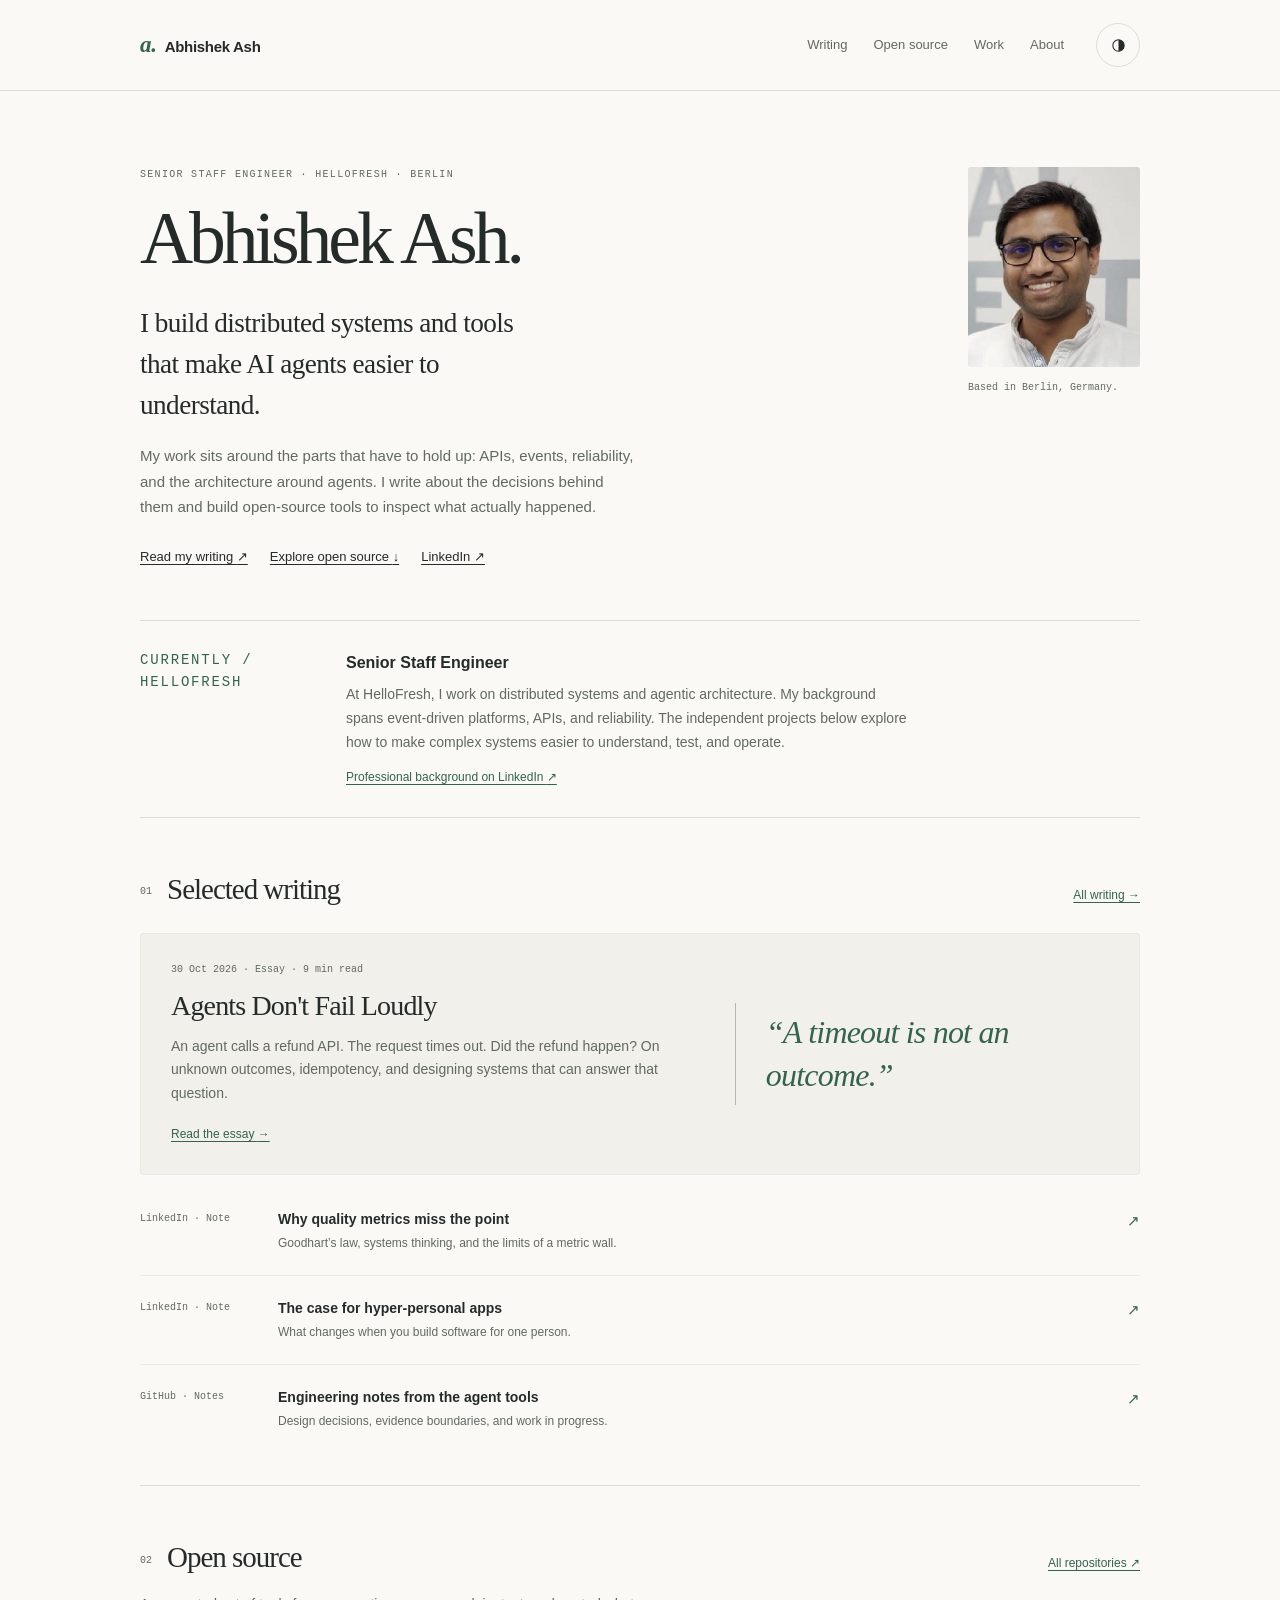
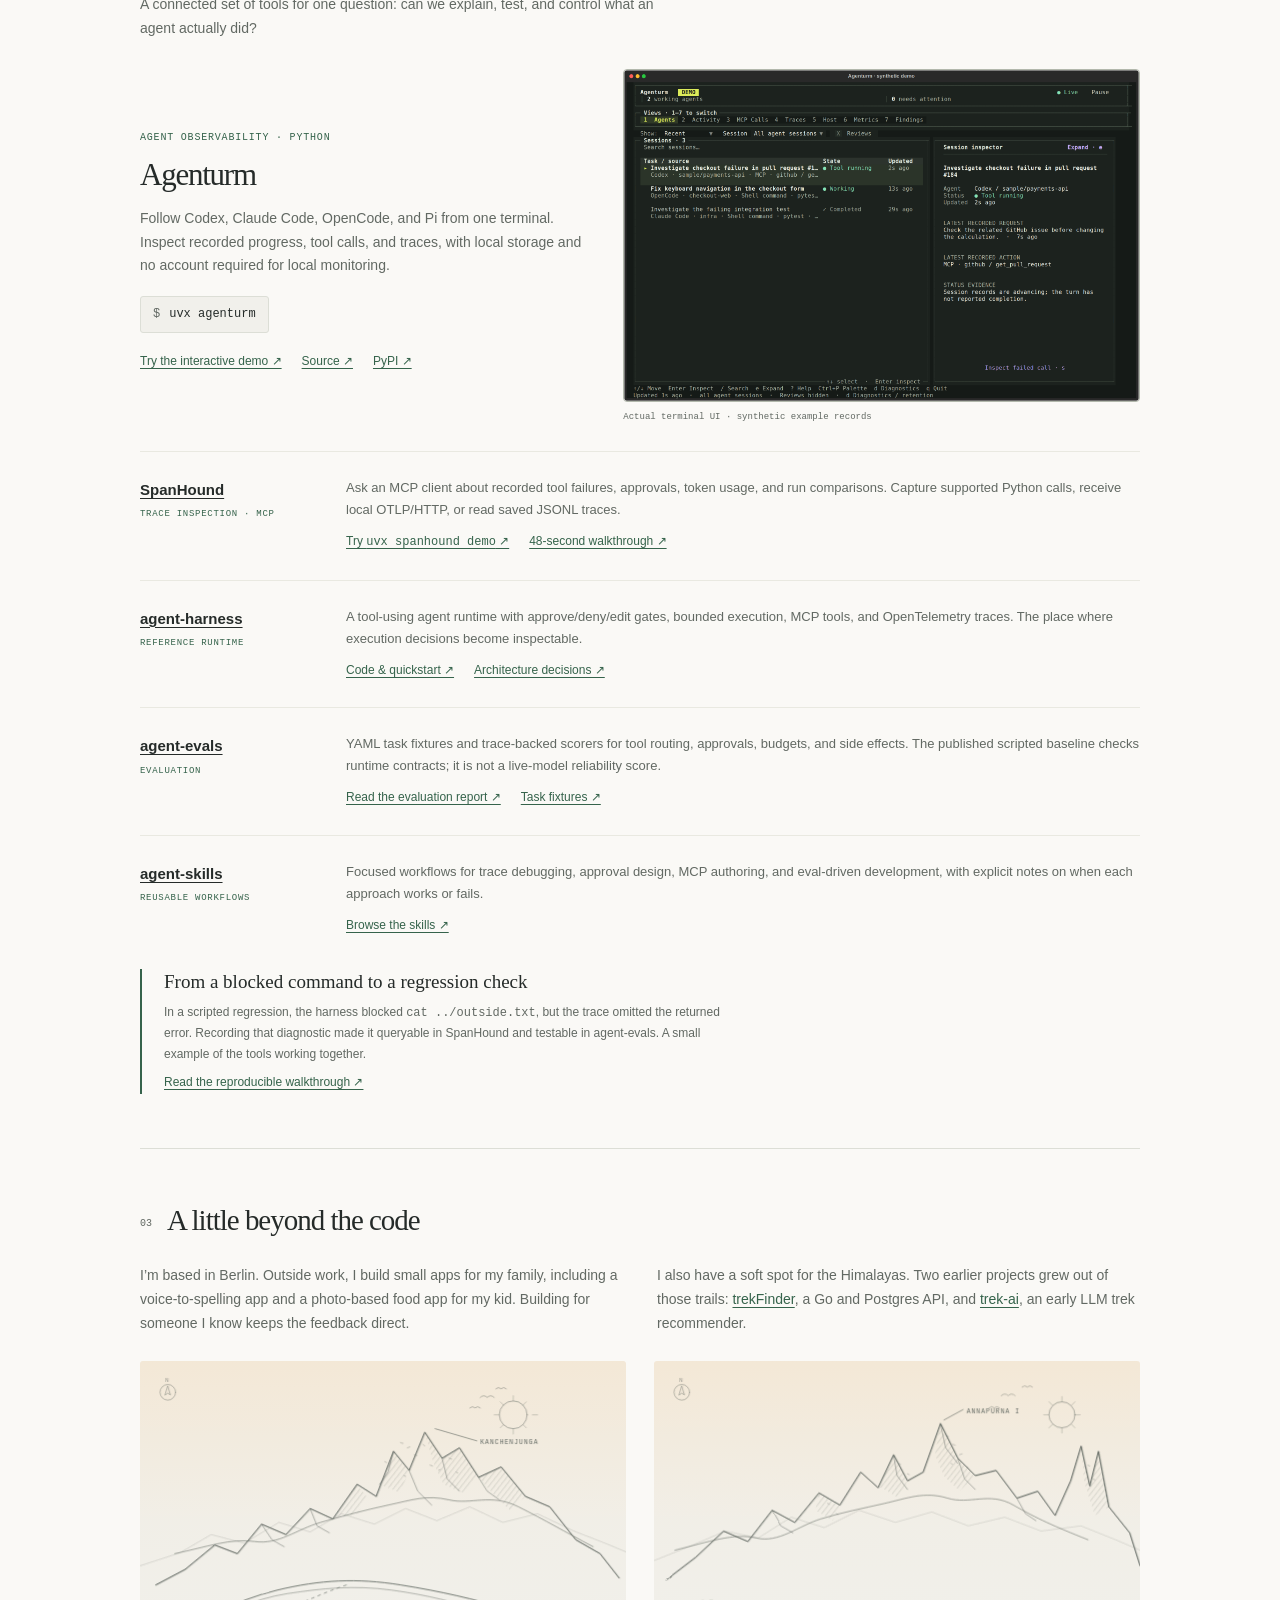
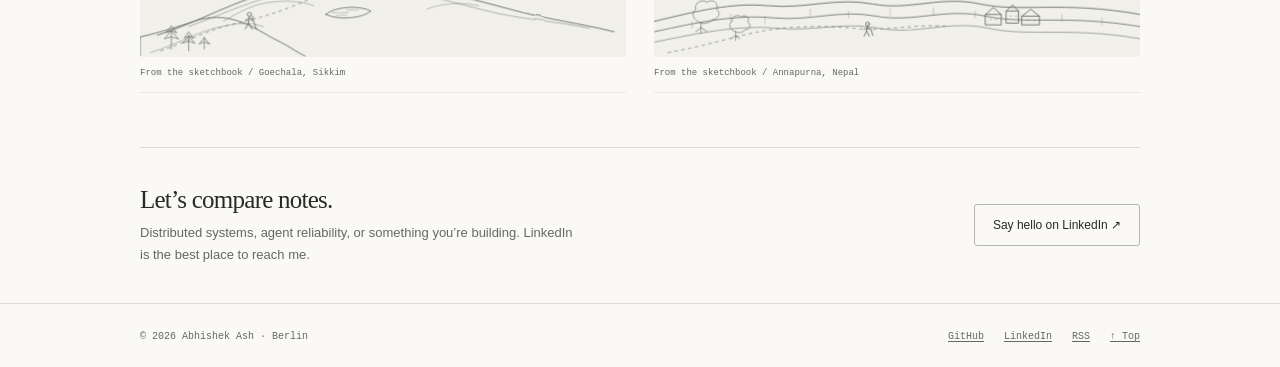
<file: index.html>
<!doctype html>
<html lang="en">
<head>
<meta charset="utf-8">
<meta name="viewport" content="width=device-width, initial-scale=1">
<title>Abhishek Ash — Senior Staff Engineer</title>
<meta name="description" content="Senior Staff Engineer at HelloFresh in Berlin. Writing on distributed systems and AI agents. Creator of Agenturm and SpanHound.">
<link rel="canonical" href="https://abhishekash.github.io/">
<link rel="alternate" type="application/rss+xml" title="Abhishek Ash — Writing" href="https://abhishekash.github.io/blog/feed.xml">
<meta name="author" content="Abhishek Ash">
<meta name="theme-color" content="#faf9f6" media="(prefers-color-scheme: light)">
<meta name="theme-color" content="#191d1b" media="(prefers-color-scheme: dark)">
<meta property="og:type" content="website">
<meta property="og:site_name" content="Abhishek Ash">
<meta property="og:title" content="Abhishek Ash — Senior Staff Engineer">
<meta property="og:description" content="Distributed systems, AI agents, and the tools to understand them. Work, writing, and open source by Abhishek Ash.">
<meta property="og:url" content="https://abhishekash.github.io/">
<meta property="og:locale" content="en_GB">
<meta property="og:image" content="https://abhishekash.github.io/og.png">
<meta property="og:image:type" content="image/png">
<meta property="og:image:width" content="1200">
<meta property="og:image:height" content="630">
<meta property="og:image:alt" content="Abhishek Ash — Senior Staff Engineer. Distributed systems, AI agents, and the tools to understand them.">
<meta name="twitter:card" content="summary_large_image">
<meta name="twitter:title" content="Abhishek Ash — Senior Staff Engineer">
<meta name="twitter:description" content="Distributed systems, AI agents, and the tools to understand them. Work, writing, and open source by Abhishek Ash.">
<meta name="twitter:image" content="https://abhishekash.github.io/og.png">
<link rel="icon" href="data:image/svg+xml,%3Csvg xmlns='http://www.w3.org/2000/svg' viewBox='0 0 64 64'%3E%3Crect width='64' height='64' rx='16' fill='%2335634b'/%3E%3Cpath d='M16 44 28 24l8 12 6-8 6 16' fill='none' stroke='white' stroke-width='3.4' stroke-linecap='round' stroke-linejoin='round'/%3E%3C/svg%3E">
<script>
(function () {
  try {
    var t = localStorage.getItem("theme");
    if (t === "light" || t === "dark") document.documentElement.dataset.theme = t;
  } catch (e) {}
})();
</script>
<link rel="stylesheet" href="/assets/site.css">
</head>
<body id="top">
<a class="skip-link" href="#main">Skip to content</a>
<header class="site-header">
  <div class="shell header-inner">
    <a class="wordmark" href="/" aria-label="Abhishek Ash — home"><span aria-hidden="true">a.</span>Abhishek Ash</a>
    <nav class="primary-nav" aria-label="Primary">
      <a href="/blog/">Writing</a><a href="/#projects">Open source</a><a href="/#work">Work</a><a href="/#about">About</a>
    </nav>
    <button class="theme-toggle" type="button" aria-label="Switch to dark theme" aria-pressed="false">
      <svg viewBox="0 0 24 24" fill="none" stroke="currentColor" stroke-width="1.5" aria-hidden="true"><circle cx="12" cy="12" r="8"/><path d="M12 4a8 8 0 0 1 0 16Z" fill="currentColor" stroke="none"/></svg>
    </button>
  </div>
</header>
<main id="main" class="shell">
  <section class="intro" aria-labelledby="intro-title">
    <div class="intro-copy">
      <div class="intro-heading"><p class="eyebrow">Senior Staff Engineer · HelloFresh · Berlin</p><h1 id="intro-title">Abhishek Ash.</h1></div>
      <div class="intro-text"><p class="lead">I build distributed systems and tools that make AI agents easier to understand.</p>
        <p class="bio">My work sits around the parts that have to hold up: APIs, events, reliability, and the architecture around agents. I write about the decisions behind them and build open-source tools to inspect what actually happened.</p>
        <div class="intro-links"><a href="/blog/">Read my writing <span aria-hidden="true">↗</span></a><a href="#projects">Explore open source <span aria-hidden="true">↓</span></a><a href="https://www.linkedin.com/in/abhishekash/">LinkedIn <span aria-hidden="true">↗</span></a></div>
      </div>
    </div>
    <figure class="portrait-block"><img class="portrait" src="/assets/portrait.png" width="172" height="200" alt="Abhishek Ash" fetchpriority="high"><figcaption class="portrait-note">Based in Berlin, Germany.</figcaption></figure>
  </section>

  <section class="current" id="work" aria-labelledby="work-title">
    <p class="section-label">Currently / HelloFresh</p>
    <div><h2 id="work-title">Senior Staff Engineer</h2><p>At HelloFresh, I work on distributed systems and agentic architecture. My background spans event-driven platforms, APIs, and reliability. The independent projects below explore how to make complex systems easier to understand, test, and operate.</p><a class="small-link" href="https://www.linkedin.com/in/abhishekash/">Professional background on LinkedIn <span aria-hidden="true">↗</span></a></div>
  </section>

  <section class="section" id="writing" aria-labelledby="writing-title">
    <div class="section-heading"><h2 id="writing-title"><span aria-hidden="true">01</span>Selected writing</h2><a href="/blog/">All writing <span aria-hidden="true">→</span></a></div>
<article class="featured-essay">
  <div><p class="entry-meta"><time datetime="2026-10-30">30 Oct 2026</time> · Essay · 9 min read</p>
    <h3 class="entry-title"><a href="/blog/agents-dont-fail-loudly.html">Agents Don't Fail Loudly</a></h3>
    <p class="entry-summary">An agent calls a refund API. The request times out. Did the refund happen? On unknown outcomes, idempotency, and designing systems that can answer that question.</p>
    <a class="read-link" href="/blog/agents-dont-fail-loudly.html">Read the essay <span aria-hidden="true">→</span></a>
  </div>
  <blockquote class="essay-quote">“A timeout is not an outcome.”</blockquote>
</article><ul class="writing-list"><li><a class="writing-row" href="https://www.linkedin.com/posts/abhishekash_the-fallacy-of-sacrificing-quality-to-build-activity-7162430428891582464-0UeC"><span class="entry-meta">LinkedIn · Note</span><div><h3>Why quality metrics miss the point</h3><p>Goodhart’s law, systems thinking, and the limits of a metric wall.</p></div><span class="external-arrow" aria-hidden="true">↗</span></a></li><li><a class="writing-row" href="https://www.linkedin.com/posts/abhishekash_with-the-commoditization-of-ai-models-building-activity-7477636246845120513-cbI8"><span class="entry-meta">LinkedIn · Note</span><div><h3>The case for hyper-personal apps</h3><p>What changes when you build software for one person.</p></div><span class="external-arrow" aria-hidden="true">↗</span></a></li><li><a class="writing-row" href="https://github.com/abhishekash/abhishekash/blob/main/docs/engineering-notes.md"><span class="entry-meta">GitHub · Notes</span><div><h3>Engineering notes from the agent tools</h3><p>Design decisions, evidence boundaries, and work in progress.</p></div><span class="external-arrow" aria-hidden="true">↗</span></a></li></ul>
  </section>

  <section class="section" id="projects" aria-labelledby="projects-title">
    <div class="section-heading"><h2 id="projects-title"><span aria-hidden="true">02</span>Open source</h2><a href="https://github.com/abhishekash">All repositories <span aria-hidden="true">↗</span></a></div>
    <p class="section-intro">A connected set of tools for one question: can we explain, test, and control what an agent actually did?</p>
    <article class="project-feature">
      <div><span class="project-label">Agent observability · Python</span><h3><a href="https://www.agenturm.dev/">Agenturm</a></h3><p>Follow Codex, Claude Code, OpenCode, and Pi from one terminal. Inspect recorded progress, tool calls, and traces, with local storage and no account required for local monitoring.</p><div class="command"><span aria-hidden="true">$</span><code>uvx agenturm</code></div><div class="project-links"><a href="https://www.agenturm.dev/#demo">Try the interactive demo ↗</a><a href="https://github.com/abhishekash/agenturm">Source ↗</a><a href="https://pypi.org/project/agenturm/">PyPI ↗</a></div></div>
      <figure class="project-image"><a href="https://www.agenturm.dev/#demo" aria-label="Try the Agenturm interactive demo"><img src="/assets/agenturm-terminal.png" width="1920" height="1234" loading="lazy" alt="Agenturm terminal showing agent sessions, recorded activity, and a session inspector using synthetic example records"></a><figcaption>Actual terminal UI · synthetic example records</figcaption></figure>
    </article>
    <article class="project-row"><div><h3><a href="https://github.com/abhishekash/spanhound">SpanHound</a></h3><span class="project-label">Trace inspection · MCP</span></div><div><p>Ask an MCP client about recorded tool failures, approvals, token usage, and run comparisons. Capture supported Python calls, receive local OTLP/HTTP, or read saved JSONL traces.</p><div class="project-links"><a href="https://github.com/abhishekash/spanhound#try-it-in-one-command">Try <code>uvx spanhound demo</code> ↗</a><a href="https://github.com/abhishekash/spanhound/blob/main/docs/media/shell-root-escape-demo.mp4">48-second walkthrough ↗</a></div></div></article>
    <article class="project-row"><div><h3><a href="https://github.com/abhishekash/agent-harness">agent-harness</a></h3><span class="project-label">Reference runtime</span></div><div><p>A tool-using agent runtime with approve/deny/edit gates, bounded execution, MCP tools, and OpenTelemetry traces. The place where execution decisions become inspectable.</p><div class="project-links"><a href="https://github.com/abhishekash/agent-harness">Code &amp; quickstart ↗</a><a href="https://github.com/abhishekash/agent-harness/blob/main/docs/architecture-postmortem.md">Architecture decisions ↗</a></div></div></article>
    <article class="project-row"><div><h3><a href="https://github.com/abhishekash/agent-evals">agent-evals</a></h3><span class="project-label">Evaluation</span></div><div><p>YAML task fixtures and trace-backed scorers for tool routing, approvals, budgets, and side effects. The published scripted baseline checks runtime contracts; it is not a live-model reliability score.</p><div class="project-links"><a href="https://github.com/abhishekash/agent-evals/blob/main/results/RESULTS.md">Read the evaluation report ↗</a><a href="https://github.com/abhishekash/agent-evals/tree/main/tasks">Task fixtures ↗</a></div></div></article>
    <article class="project-row"><div><h3><a href="https://github.com/abhishekash/agent-skills">agent-skills</a></h3><span class="project-label">Reusable workflows</span></div><div><p>Focused workflows for trace debugging, approval design, MCP authoring, and eval-driven development, with explicit notes on when each approach works or fails.</p><div class="project-links"><a href="https://github.com/abhishekash/agent-skills/tree/main/skills">Browse the skills ↗</a></div></div></article>
    <aside class="proof" aria-labelledby="proof-title"><h3 id="proof-title">From a blocked command to a regression check</h3><p>In a scripted regression, the harness blocked <code>cat ../outside.txt</code>, but the trace omitted the returned error. Recording that diagnostic made it queryable in SpanHound and testable in agent-evals. A small example of the tools working together.</p><a href="https://github.com/abhishekash/spanhound/blob/main/docs/shell-boundary-story.md">Read the reproducible walkthrough ↗</a></aside>
  </section>

  <section class="section" id="about" aria-labelledby="about-title">
    <div class="section-heading"><h2 id="about-title"><span aria-hidden="true">03</span>A little beyond the code</h2></div>
    <div class="about-copy"><p>I’m based in Berlin. Outside work, I build small apps for my family, including a voice-to-spelling app and a photo-based food app for my kid. Building for someone I know keeps the feedback direct.</p><p id="life">I also have a soft spot for the Himalayas. Two earlier projects grew out of those trails: <a href="https://github.com/abhishekash/trekFinder">trekFinder</a>, a Go and Postgres API, and <a href="https://github.com/abhishekash/trek-ai">trek-ai</a>, an early LLM trek recommender.</p></div>
    <div class="sketches">
<figure><svg viewBox="0 0 560 340" fill="none" xmlns="http://www.w3.org/2000/svg" aria-hidden="true">
            <defs>
              <linearGradient id="dawnG" x1="0" y1="0" x2="0" y2="1">
                <stop offset="0" stop-color="#FFBD69" stop-opacity=".16"/>
                <stop offset=".55" stop-color="#FFBD69" stop-opacity=".03"/>
                <stop offset="1" stop-color="#FFBD69" stop-opacity="0"/>
              </linearGradient>
              <pattern id="hatchG" width="5" height="5" patternUnits="userSpaceOnUse" patternTransform="rotate(38)">
                <line x1="0" y1="0" x2="0" y2="5" stroke="currentColor" stroke-width=".7"/>
              </pattern>
              <filter id="roughG" x="-8%" y="-8%" width="116%" height="116%">
                <feTurbulence type="fractalNoise" baseFrequency="0.018" numOctaves="2" seed="11" result="n"/>
                <feDisplacementMap in="SourceGraphic" in2="n" scale="1.8" xChannelSelector="R" yChannelSelector="G"/>
              </filter>
            </defs>
            <rect width="560" height="340" fill="url(#dawnG)"/>
            <g filter="url(#roughG)" stroke="currentColor" stroke-linecap="round" stroke-linejoin="round">
              <g opacity=".26" stroke-width=".8">
                <path d="M0 236 L46 221 L82 200 L120 210 L160 186 L196 197 L232 176 L270 188 L306 170 L342 184 L380 168 L418 186 L458 176 L500 196 L536 210 L560 220"/>
              </g>
              <g stroke-width="1.15">
                <path id="gRidge" d="M18 258 L52 240 L86 212 L112 222 L140 188 L168 200 L196 170 L222 182 L250 142 L272 156 L292 104 L310 126 L328 82 L348 112 L368 100 L390 134 L416 122 L444 156 L472 168 L502 206 L530 222 L552 250"/>
                <use href="#gRidge" x=".8" y=".5" opacity=".28"/>
                <path d="M40 222 C78 214 104 204 132 208 S180 194 208 186 S258 172 286 166 S330 154 356 160 S404 152 436 168 S488 196 522 214" stroke-width=".8" opacity=".8"/>
                <g fill="url(#hatchG)" stroke="none" opacity=".55">
                  <path d="M328 82 L348 112 L368 100 L390 134 L372 152 L350 142 L338 118 Z"/>
                  <path d="M292 104 L310 126 L300 152 L276 142 L272 156 Z"/>
                  <path d="M390 134 L416 122 L444 156 L426 172 L406 152 Z"/>
                  <path d="M222 182 L250 142 L262 158 L250 176 Z"/>
                </g>
                <g stroke-width=".8" opacity=".7">
                  <path d="M310 126 L320 150 L336 166"/>
                  <path d="M348 112 L354 136 L368 150"/>
                  <path d="M292 104 L286 128 L276 142"/>
                  <path d="M390 134 L400 150 L414 160"/>
                  <path d="M140 188 L152 206 L166 214"/>
                  <path d="M196 170 L204 190 L218 198"/>
                </g>
                <g stroke-width=".7" opacity=".55">
                  <path d="M300 94 l3 1 M308 100 l3 -1 M316 108 l3 1 M326 96 l2 2 M334 120 l3 1 M344 126 l2 -1 M356 112 l3 1 M364 128 l2 1 M304 132 l2 1 M282 116 l2 1"/>
                </g>
              </g>
              <g stroke-width="1">
                <path d="M20 316 C70 300 108 276 158 264 S250 250 300 258 S382 274 426 286 S506 302 546 312"/>
                <path d="M56 306 C96 292 130 274 170 268 S246 258 290 264 S360 278 400 288 S480 300 518 308" stroke-width=".8" opacity=".65"/>
                <path d="M96 300 C116 288 132 280 150 278 S184 276 200 282" stroke-width=".8" opacity=".6"/>
                <path d="M330 286 C352 278 372 278 390 282" stroke-width=".8" opacity=".55"/>
              </g>
              <g stroke-width=".9">
                <path d="M214 292 C224 283 252 281 266 288 C256 297 228 299 214 292 Z"/>
                <g opacity=".55" stroke-width=".7"><path d="M222 290 h18 M226 293 h12 M238 287 h14"/></g>
              </g>
              <g stroke-width="1">
                <path d="M0 340 L0 318 C26 312 44 306 62 300 S96 294 114 300 S142 314 158 322 S178 334 190 340"/>
                <path d="M12 336 C44 326 62 314 86 308 S124 300 142 306" stroke-width=".8" opacity=".6"/>
                <path d="M24 334 C58 322 78 310 104 304 S146 294 172 284 S214 266 238 258" stroke-dasharray="3 5" stroke-width=".9" opacity=".8"/>
              </g>
              <g stroke-width="1" opacity=".9">
                <circle cx="126" cy="292" r="2.4"/>
                <path d="M126 294 L125 302 M125 302 L121 309 M125 302 L129 309 M126 296 L121 299 M126 297 L131 300 M131 300 L134 309"/>
                <path d="M128 294 h3 v5 h-3 Z" fill="currentColor" stroke="none" opacity=".5"/>
              </g>
              <g stroke-width=".9" opacity=".85">
                <path d="M36 332 L36 310 M36 318 L28 320 L36 311 L44 320 Z M36 311 L30 313 L36 305 L42 313 Z"/>
                <path d="M56 334 L56 316 M56 323 L49 325 L56 317 L63 325 Z M56 317 L51 319 L56 312 L61 319 Z"/>
                <path d="M74 332 L74 318 M74 324 L68 326 L74 319 L80 326 Z"/>
              </g>
              <g stroke-width=".8" opacity=".7">
                <circle cx="430" cy="62" r="16"/>
                <path d="M414 62 h-6 M452 62 h6 M430 46 v-6 M430 78 v6 M419 51 l-4 -4 M441 73 l4 4 M441 51 l4 -4 M419 73 l-4 4" opacity=".6"/>
              </g>
              <g stroke-width=".9" opacity=".55">
                <path d="M392 42 q4 -4 8 0 q4 -4 8 0"/>
                <path d="M410 32 q3 -3 6 0 q3 -3 6 0"/>
                <path d="M380 54 q3 -3 6 0 q3 -3 6 0"/>
              </g>
              <g stroke="none" fill="currentColor">
                <text x="392" y="96" font-family="ui-monospace, monospace" font-size="7.5" letter-spacing="1.1">KANCHENJUNGA</text>
                <path d="M388 92 L340 78" stroke="currentColor" stroke-width=".7"/>
              </g>
              <g stroke-width=".8" opacity=".6">
                <circle cx="32" cy="36" r="9"/>
                <path d="M32 29 L35 39 L32 37 L29 39 Z"/>
                <text x="29" y="24" font-family="ui-monospace, monospace" font-size="7" fill="currentColor" stroke="none">N</text>
              </g>
            </g>
          </svg><figcaption>From the sketchbook / Goechala, Sikkim</figcaption></figure>
<figure><svg viewBox="0 0 560 340" fill="none" xmlns="http://www.w3.org/2000/svg" aria-hidden="true">
            <defs>
              <linearGradient id="dawnA" x1="0" y1="0" x2="0" y2="1">
                <stop offset="0" stop-color="#FFBD69" stop-opacity=".16"/>
                <stop offset=".55" stop-color="#FFBD69" stop-opacity=".03"/>
                <stop offset="1" stop-color="#FFBD69" stop-opacity="0"/>
              </linearGradient>
              <pattern id="hatchA" width="5" height="5" patternUnits="userSpaceOnUse" patternTransform="rotate(38)">
                <line x1="0" y1="0" x2="0" y2="5" stroke="currentColor" stroke-width=".7"/>
              </pattern>
              <filter id="roughA" x="-8%" y="-8%" width="116%" height="116%">
                <feTurbulence type="fractalNoise" baseFrequency="0.018" numOctaves="2" seed="23" result="n"/>
                <feDisplacementMap in="SourceGraphic" in2="n" scale="1.8" xChannelSelector="R" yChannelSelector="G"/>
              </filter>
            </defs>
            <rect width="560" height="340" fill="url(#dawnA)"/>
            <g filter="url(#roughA)" stroke="currentColor" stroke-linecap="round" stroke-linejoin="round">
              <g opacity=".24" stroke-width=".8">
                <path d="M0 230 L40 214 L82 196 L120 204 L158 180 L196 192 L236 172 L278 186 L320 174 L362 190 L404 180 L446 196 L492 190 L532 206 L560 218"/>
              </g>
              <g stroke-width="1.15">
                <path id="aRidge" d="M14 252 L48 226 L80 196 L108 208 L136 172 L162 186 L190 152 L214 166 L238 128 L258 146 L276 108 L292 138 L310 128 L330 72 L350 112 L370 132 L394 126 L418 158 L442 150 L462 178 L480 138 L492 98 L502 144 L512 104 L524 168 L548 198 L560 236"/>
                <use href="#aRidge" x=".8" y=".5" opacity=".28"/>
                <path d="M24 218 C64 208 92 198 118 204 S166 190 192 182 S240 170 266 164 S312 150 338 158 S386 150 414 166 S460 190 500 206" stroke-width=".8" opacity=".8"/>
                <g fill="url(#hatchA)" stroke="none" opacity=".55">
                  <path d="M330 72 L350 112 L370 132 L352 150 L334 132 L324 108 Z"/>
                  <path d="M276 108 L292 138 L282 158 L262 146 L258 146 Z"/>
                  <path d="M492 98 L502 144 L512 104 L524 168 L508 178 L496 140 Z"/>
                  <path d="M190 152 L214 166 L206 184 L186 172 Z"/>
                </g>
                <g stroke-width=".8" opacity=".7">
                  <path d="M330 72 L336 100 L350 118"/>
                  <path d="M350 112 L358 136 L370 148"/>
                  <path d="M276 108 L280 132 L292 148"/>
                  <path d="M418 158 L428 176 L440 184"/>
                  <path d="M136 172 L146 190 L160 198"/>
                </g>
                <g stroke-width=".7" opacity=".5">
                  <path d="M336 86 l3 1 M344 96 l3 1 M352 108 l3 -1 M360 122 l2 1 M342 118 l2 1 M282 118 l2 1 M292 130 l2 1 M200 164 l2 1 M210 176 l2 1 M500 120 l2 1 M506 136 l2 1"/>
                </g>
              </g>
              <g stroke-width="1">
                <path d="M0 300 C50 288 90 278 132 282 S210 272 252 280 S330 270 376 280 S470 276 560 292"/>
                <path d="M0 312 C54 300 96 292 138 296 S214 286 256 294 S336 284 382 294 S476 292 560 306" stroke-width=".9"/>
                <path d="M0 324 C58 312 100 304 142 308 S218 300 260 308 S340 298 386 308 S480 306 560 320" stroke-width=".8" opacity=".8"/>
                <g stroke-width=".7" opacity=".5">
                  <path d="M44 300 v8 M88 292 v8 M128 294 v8 M180 286 v8 M224 288 v8 M272 286 v8 M322 284 v8 M370 288 v8 M420 290 v8 M470 292 v8 M516 296 v8"/>
                </g>
              </g>
              <g stroke-width="1">
                <path d="M382 292 h18 v12 h-18 Z M382 292 l9 -8 l9 8"/>
                <path d="M406 288 h14 v14 h-14 Z M406 288 l7 -7 l7 7"/>
                <path d="M424 294 h20 v10 h-20 Z M424 294 l10 -8 l10 8"/>
                <g stroke-width=".7" opacity=".6">
                  <path d="M387 298 h2 M393 298 h2 M410 294 h2 M416 294 h2 M430 299 h2 M437 299 h2"/>
                </g>
              </g>
              <g stroke-width=".9" opacity=".8">
                <path d="M54 302 c-9 -3 -12 -11 -6 -16 c-2 -8 8 -12 13 -8 c6 -5 14 1 11 8 c6 4 2 12 -5 12 c-2 4 -9 5 -13 4 Z M54 302 v12 M54 307 l-6 5 M54 307 l7 5"/>
                <path d="M94 312 c-7 -2 -9 -9 -4 -12 c-1 -6 7 -9 10 -5 c5 -4 11 1 8 6 c5 3 2 9 -4 9 c-1 3 -7 4 -10 2 Z M94 312 v10 M94 316 l-5 4 M94 316 l5 4"/>
              </g>
              <g stroke-width="1">
                <path d="M16 336 C60 328 90 318 120 312 S190 304 230 308 S300 302 340 306" stroke-dasharray="3 5" stroke-width=".9" opacity=".8"/>
                <circle cx="246" cy="303" r="2.2"/>
                <path d="M246 305 L245 311 M245 311 L242 317 M245 311 L248 317 M246 307 L242 309 M246 307 L250 309 M250 309 L252 316"/>
              </g>
              <g stroke-width=".8" opacity=".7">
                <circle cx="470" cy="62" r="15"/>
                <path d="M455 62 h-6 M485 62 h6 M470 47 v-6 M470 77 v6 M459 51 l-4 -4 M481 73 l4 4 M481 51 l4 -4 M459 73 l-4 4" opacity=".6"/>
              </g>
              <g stroke-width=".9" opacity=".5">
                <path d="M400 40 q4 -4 8 0 q4 -4 8 0"/>
                <path d="M424 30 q3 -3 6 0 q3 -3 6 0"/>
                <path d="M386 54 q3 -3 6 0 q3 -3 6 0"/>
              </g>
              <g stroke="none" fill="currentColor">
                <text x="360" y="60" font-family="ui-monospace, monospace" font-size="7.5" letter-spacing="1.1">ANNAPURNA I</text>
                <path d="M356 56 L334 68" stroke="currentColor" stroke-width=".7"/>
              </g>
              <g stroke-width=".8" opacity=".6">
                <circle cx="32" cy="36" r="9"/>
                <path d="M32 29 L35 39 L32 37 L29 39 Z"/>
                <text x="29" y="24" font-family="ui-monospace, monospace" font-size="7" fill="currentColor" stroke="none">N</text>
              </g>
            </g>
          </svg><figcaption>From the sketchbook / Annapurna, Nepal</figcaption></figure>
    </div>
  </section>
  <section class="contact" id="contact" aria-labelledby="contact-title"><div><h2 id="contact-title">Let’s compare notes.</h2><p>Distributed systems, agent reliability, or something you’re building. LinkedIn is the best place to reach me.</p></div><a class="button-link" href="https://www.linkedin.com/in/abhishekash/">Say hello on LinkedIn ↗</a></section>
</main>
<footer class="site-footer"><div class="shell footer-inner">
  <span>© 2026 Abhishek Ash · Berlin</span>
  <nav class="footer-links" aria-label="Elsewhere"><a href="https://github.com/abhishekash">GitHub</a><a href="https://www.linkedin.com/in/abhishekash/">LinkedIn</a><a href="/blog/feed.xml">RSS</a><a href="#top">↑ Top</a></nav>
</div></footer>
<script src="/assets/site.js" defer></script>
<script type="application/ld+json">
{
  "@context": "https://schema.org",
  "@type": "Person",
  "name": "Abhishek Ash",
  "url": "https://abhishekash.github.io/",
  "jobTitle": "Senior Staff Engineer",
  "worksFor": { "@type": "Organization", "name": "HelloFresh" },
  "address": { "@type": "PostalAddress", "addressLocality": "Berlin", "addressCountry": "DE" },
  "sameAs": [
    "https://github.com/abhishekash",
    "https://www.linkedin.com/in/abhishekash"
  ],
  "knowsAbout": ["Distributed systems", "AI agents", "Observability", "Evaluation", "Software design"]
}
</script>
</body>
</html>
</file>
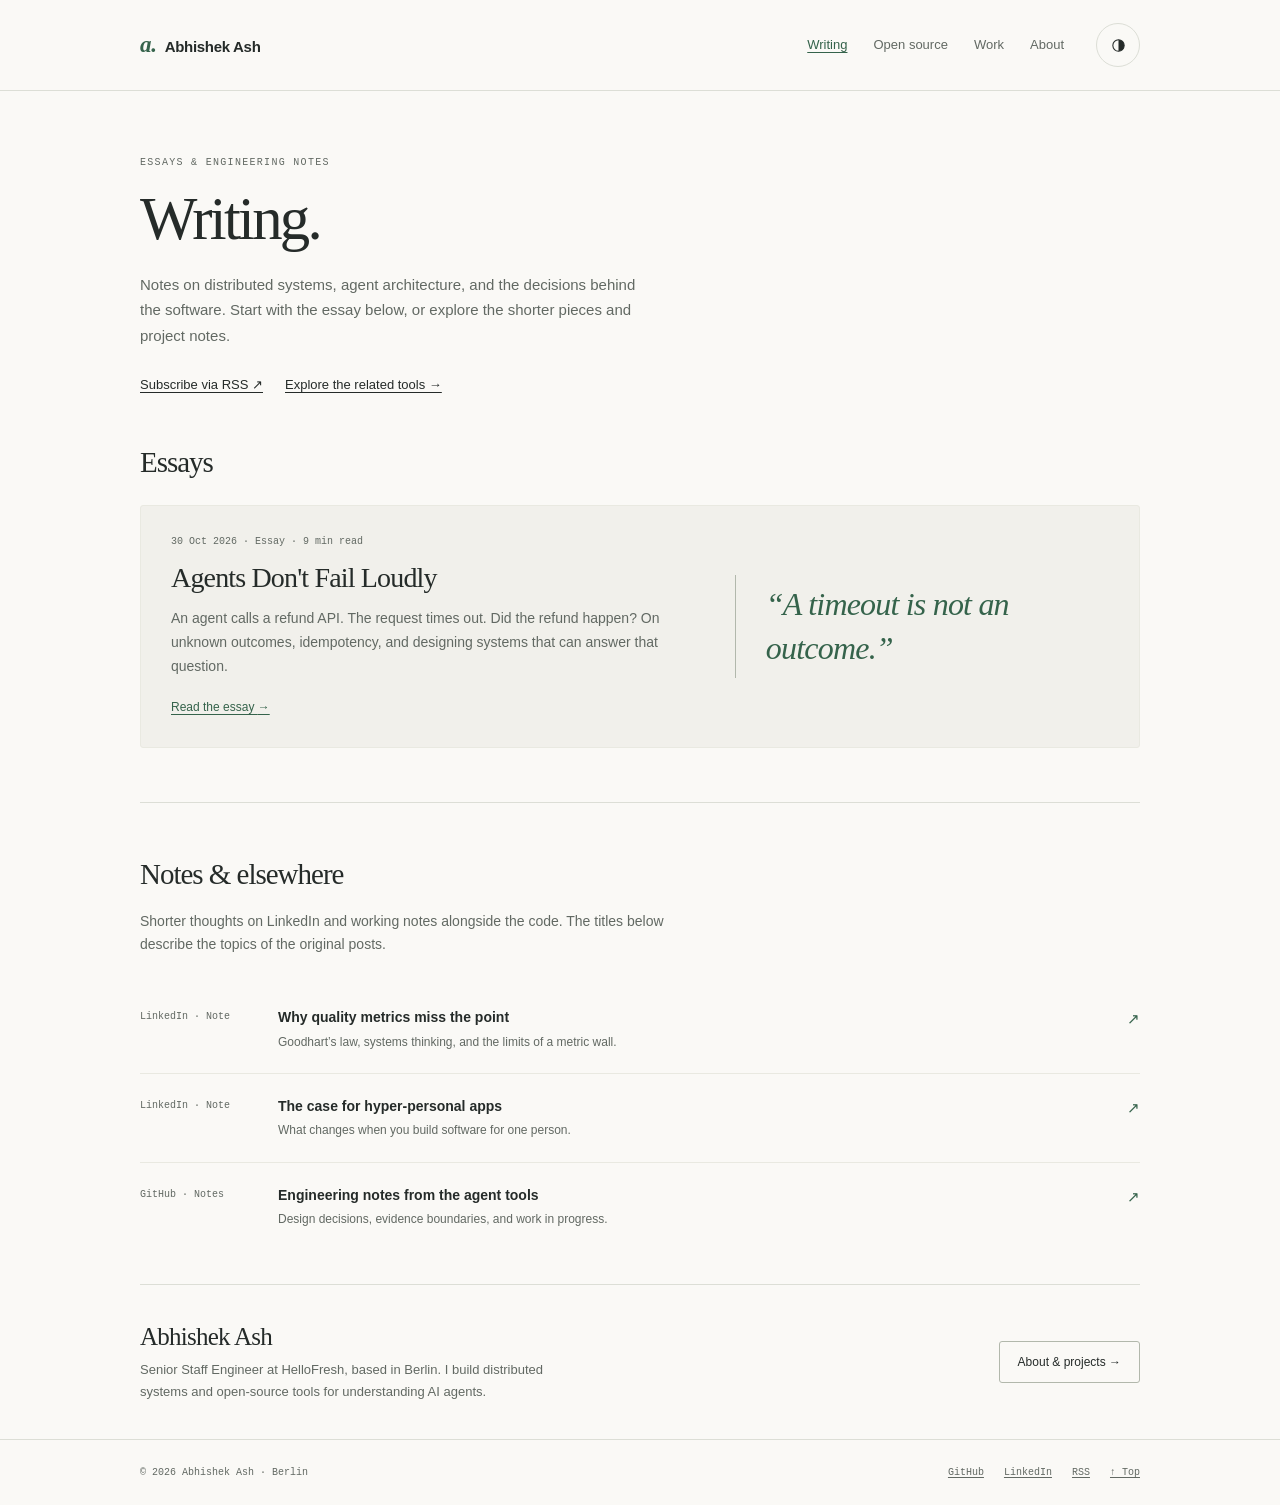
<file: blog/index.html>
<!doctype html>
<html lang="en">
<head>
<meta charset="utf-8">
<meta name="viewport" content="width=device-width, initial-scale=1">
<title>Writing — Abhishek Ash</title>
<meta name="description" content="Essays by Abhishek Ash on agent design, distributed systems, and small personal software.">
<link rel="canonical" href="https://abhishekash.github.io/blog/">
<link rel="alternate" type="application/rss+xml" title="Abhishek Ash — Writing" href="https://abhishekash.github.io/blog/feed.xml">
<meta name="theme-color" content="#faf9f6" media="(prefers-color-scheme: light)">
<meta name="theme-color" content="#191d1b" media="(prefers-color-scheme: dark)">
<meta property="og:type" content="website">
<meta property="og:title" content="Writing — Abhishek Ash">
<meta property="og:description" content="Essays on agent design, distributed systems, and small personal software.">
<meta property="og:url" content="https://abhishekash.github.io/blog/">
<meta property="og:image" content="https://abhishekash.github.io/og.png">
<meta name="twitter:card" content="summary_large_image">
<link rel="icon" href="data:image/svg+xml,%3Csvg xmlns='http://www.w3.org/2000/svg' viewBox='0 0 64 64'%3E%3Crect width='64' height='64' rx='16' fill='%2335634b'/%3E%3Cpath d='M16 44 28 24l8 12 6-8 6 16' fill='none' stroke='white' stroke-width='3.4' stroke-linecap='round' stroke-linejoin='round'/%3E%3C/svg%3E">
<script>
(function () {
  try {
    var t = localStorage.getItem("theme");
    if (t === "light" || t === "dark") document.documentElement.dataset.theme = t;
  } catch (e) {}
})();
</script>
<link rel="stylesheet" href="/assets/site.css">
</head>
<body id="top">
<a class="skip-link" href="#main">Skip to content</a>
<header class="site-header">
  <div class="shell header-inner">
    <a class="wordmark" href="/" aria-label="Abhishek Ash — home"><span aria-hidden="true">a.</span>Abhishek Ash</a>
    <nav class="primary-nav" aria-label="Primary">
      <a href="/blog/" aria-current="page">Writing</a><a href="/#projects">Open source</a><a href="/#work">Work</a><a href="/#about">About</a>
    </nav>
    <button class="theme-toggle" type="button" aria-label="Switch to dark theme" aria-pressed="false">
      <svg viewBox="0 0 24 24" fill="none" stroke="currentColor" stroke-width="1.5" aria-hidden="true"><circle cx="12" cy="12" r="8"/><path d="M12 4a8 8 0 0 1 0 16Z" fill="currentColor" stroke="none"/></svg>
    </button>
  </div>
</header>
<main id="main" class="shell">
  <header class="page-intro"><p class="eyebrow">Essays &amp; engineering notes</p><h1>Writing.</h1><p>Notes on distributed systems, agent architecture, and the decisions behind the software. Start with the essay below, or explore the shorter pieces and project notes.</p><div class="intro-links"><a href="/blog/feed.xml">Subscribe via RSS ↗</a><a href="/#projects">Explore the related tools →</a></div></header>
  <section class="section blog-section" aria-labelledby="essay-title"><div class="section-heading"><h2 id="essay-title">Essays</h2></div>
<article class="featured-essay">
  <div><p class="entry-meta"><time datetime="2026-10-30">30 Oct 2026</time> · Essay · 9 min read</p>
    <h3 class="entry-title"><a href="/blog/agents-dont-fail-loudly.html">Agents Don't Fail Loudly</a></h3>
    <p class="entry-summary">An agent calls a refund API. The request times out. Did the refund happen? On unknown outcomes, idempotency, and designing systems that can answer that question.</p>
    <a class="read-link" href="/blog/agents-dont-fail-loudly.html">Read the essay <span aria-hidden="true">→</span></a>
  </div>
  <blockquote class="essay-quote">“A timeout is not an outcome.”</blockquote>
</article></section>
  <section class="section" aria-labelledby="notes-title"><div class="section-heading"><h2 id="notes-title">Notes &amp; elsewhere</h2></div><p class="section-intro">Shorter thoughts on LinkedIn and working notes alongside the code. The titles below describe the topics of the original posts.</p><ul class="writing-list"><li><a class="writing-row" href="https://www.linkedin.com/posts/abhishekash_the-fallacy-of-sacrificing-quality-to-build-activity-7162430428891582464-0UeC"><span class="entry-meta">LinkedIn · Note</span><div><h3>Why quality metrics miss the point</h3><p>Goodhart’s law, systems thinking, and the limits of a metric wall.</p></div><span class="external-arrow" aria-hidden="true">↗</span></a></li><li><a class="writing-row" href="https://www.linkedin.com/posts/abhishekash_with-the-commoditization-of-ai-models-building-activity-7477636246845120513-cbI8"><span class="entry-meta">LinkedIn · Note</span><div><h3>The case for hyper-personal apps</h3><p>What changes when you build software for one person.</p></div><span class="external-arrow" aria-hidden="true">↗</span></a></li><li><a class="writing-row" href="https://github.com/abhishekash/abhishekash/blob/main/docs/engineering-notes.md"><span class="entry-meta">GitHub · Notes</span><div><h3>Engineering notes from the agent tools</h3><p>Design decisions, evidence boundaries, and work in progress.</p></div><span class="external-arrow" aria-hidden="true">↗</span></a></li></ul></section>
  <section class="contact" aria-label="About the author"><div><h2>Abhishek Ash</h2><p>Senior Staff Engineer at HelloFresh, based in Berlin. I build distributed systems and open-source tools for understanding AI agents.</p></div><a class="button-link" href="/">About &amp; projects →</a></section>
</main>
<footer class="site-footer"><div class="shell footer-inner">
  <span>© 2026 Abhishek Ash · Berlin</span>
  <nav class="footer-links" aria-label="Elsewhere"><a href="https://github.com/abhishekash">GitHub</a><a href="https://www.linkedin.com/in/abhishekash/">LinkedIn</a><a href="/blog/feed.xml">RSS</a><a href="#top">↑ Top</a></nav>
</div></footer>
<script src="/assets/site.js" defer></script>
</body>
</html>
</file>
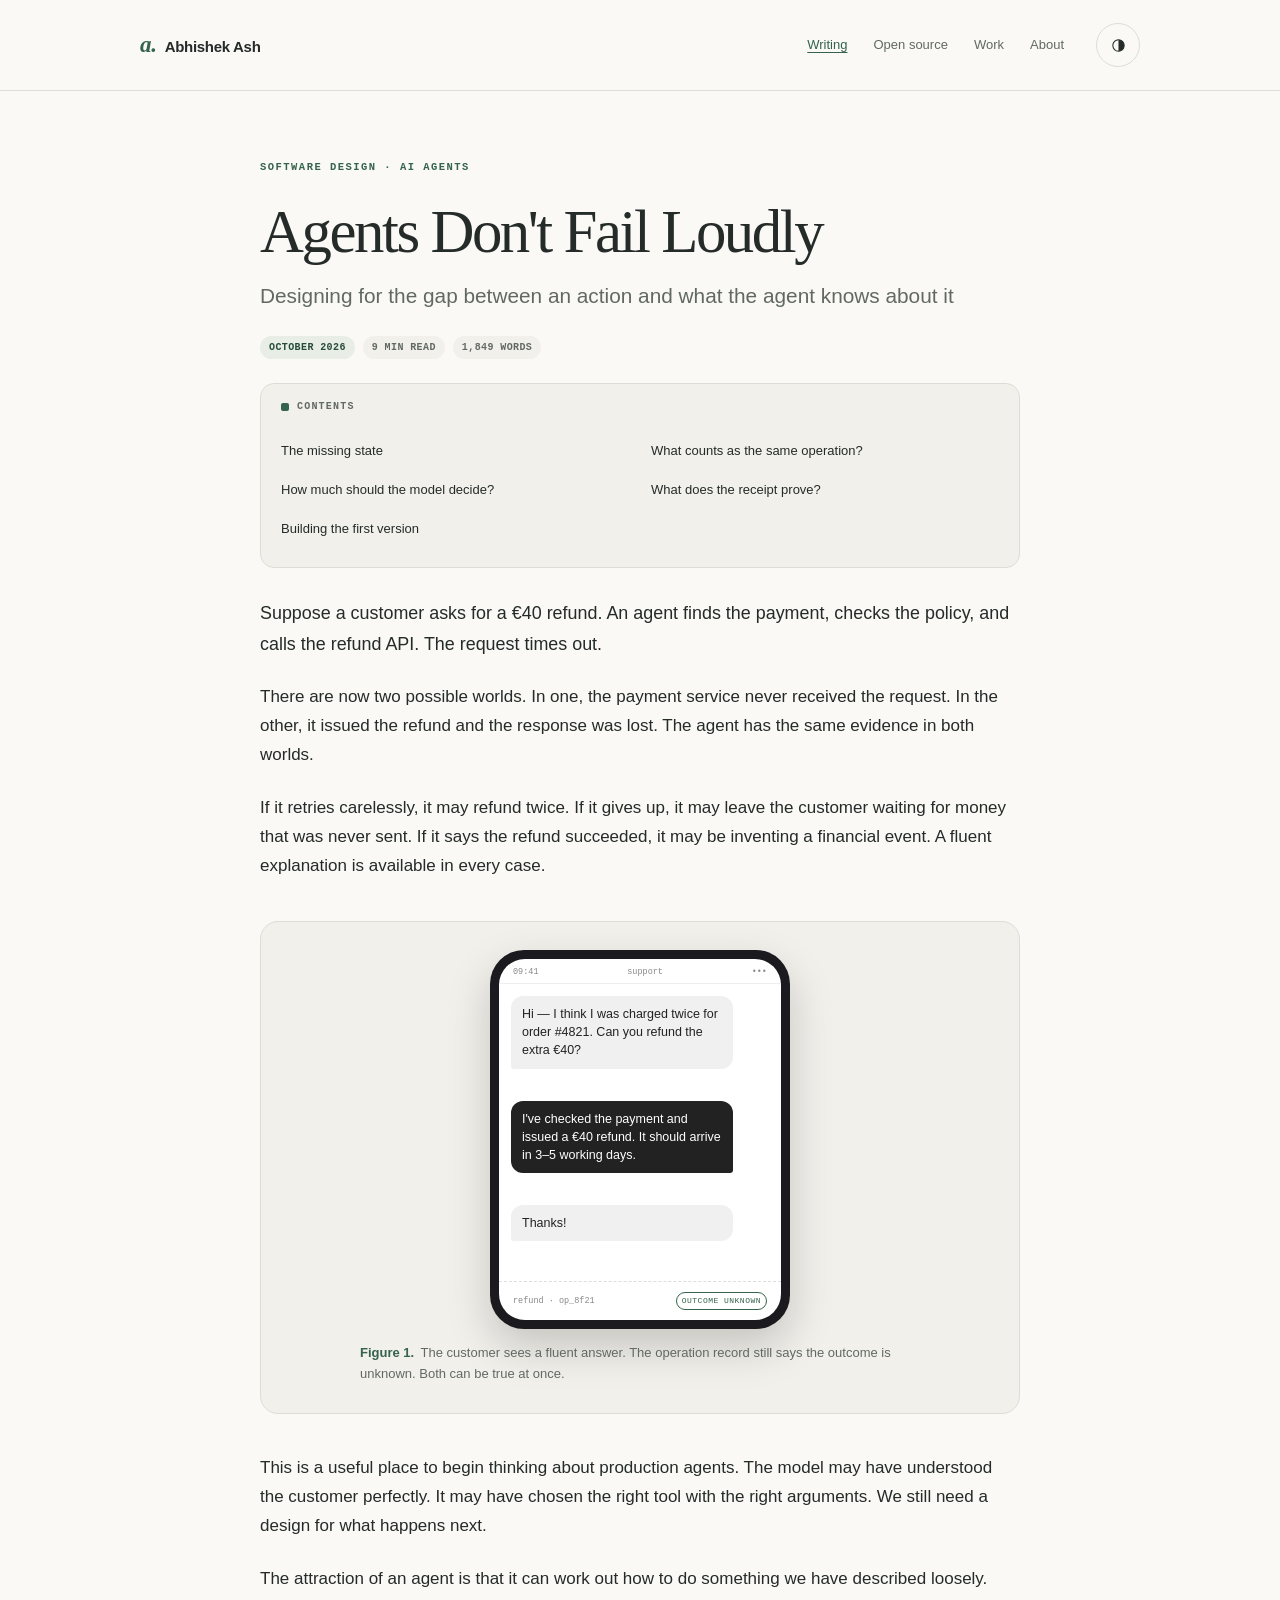
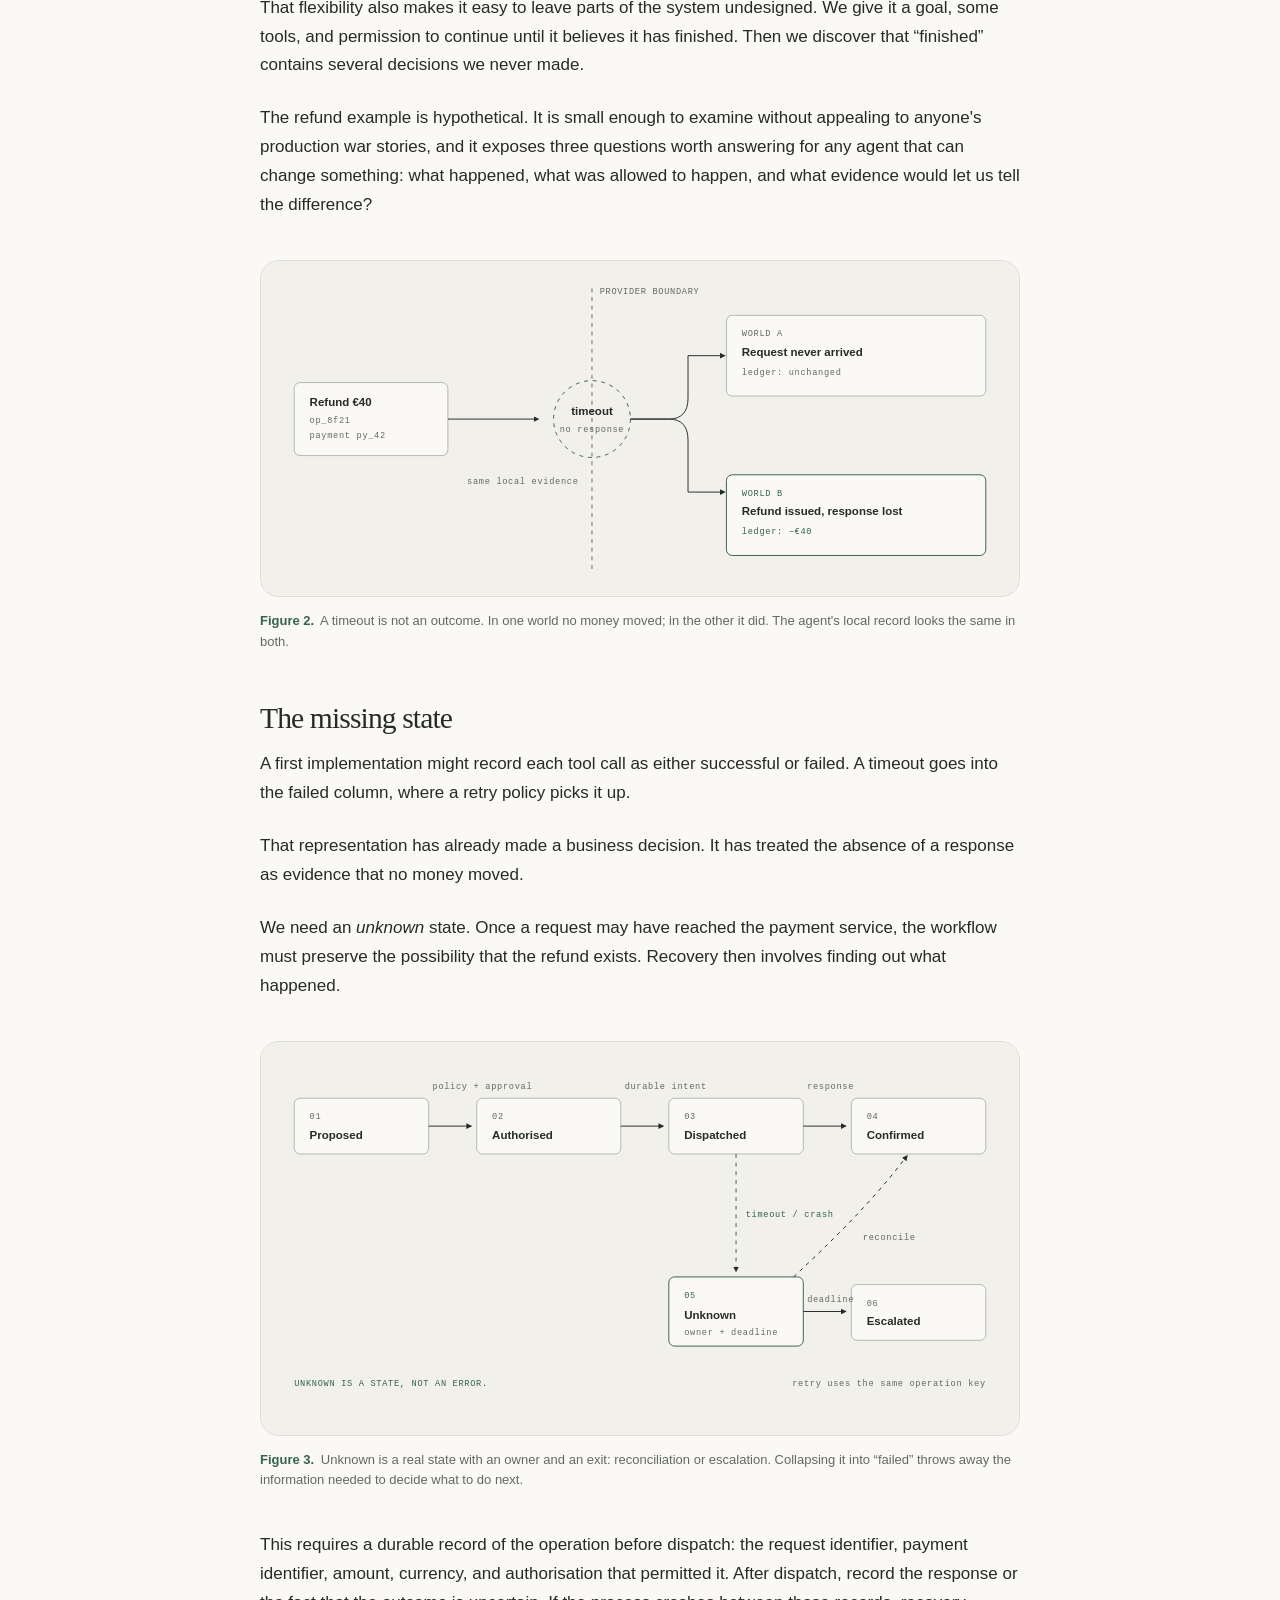
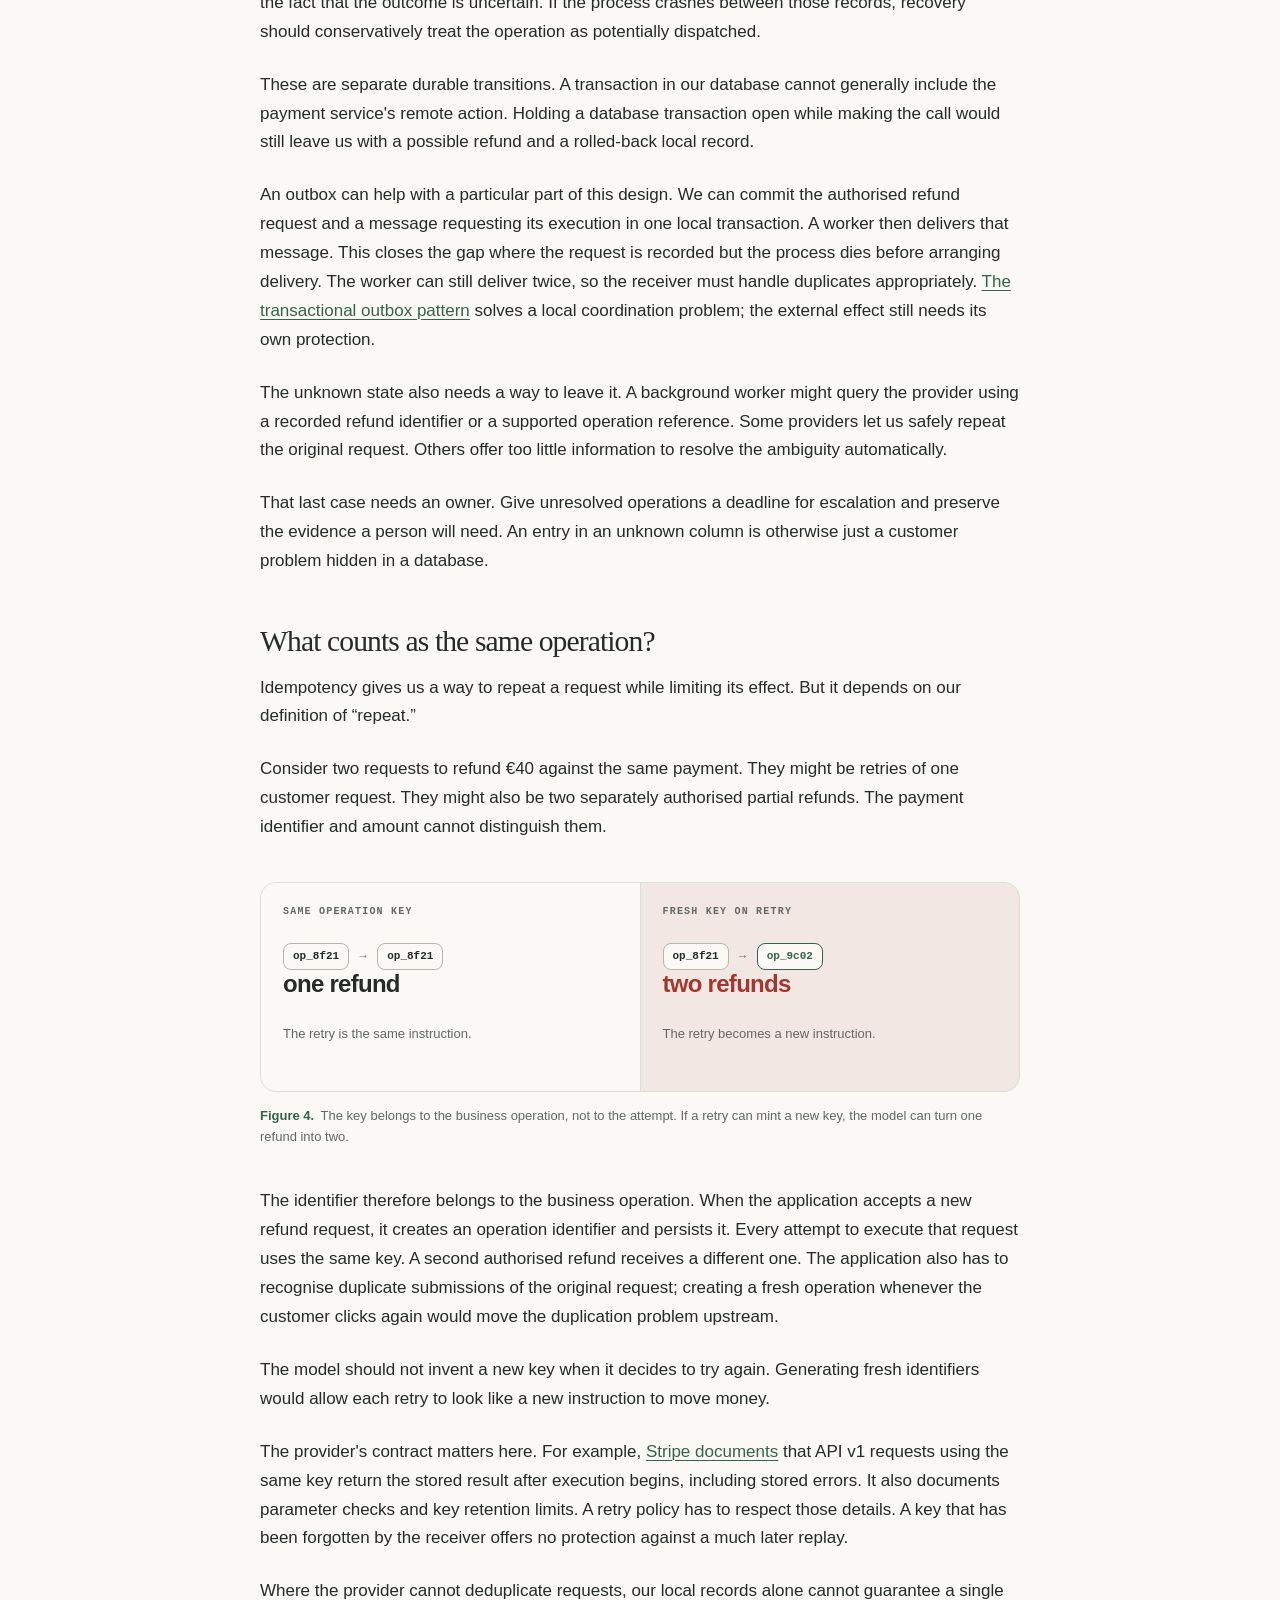
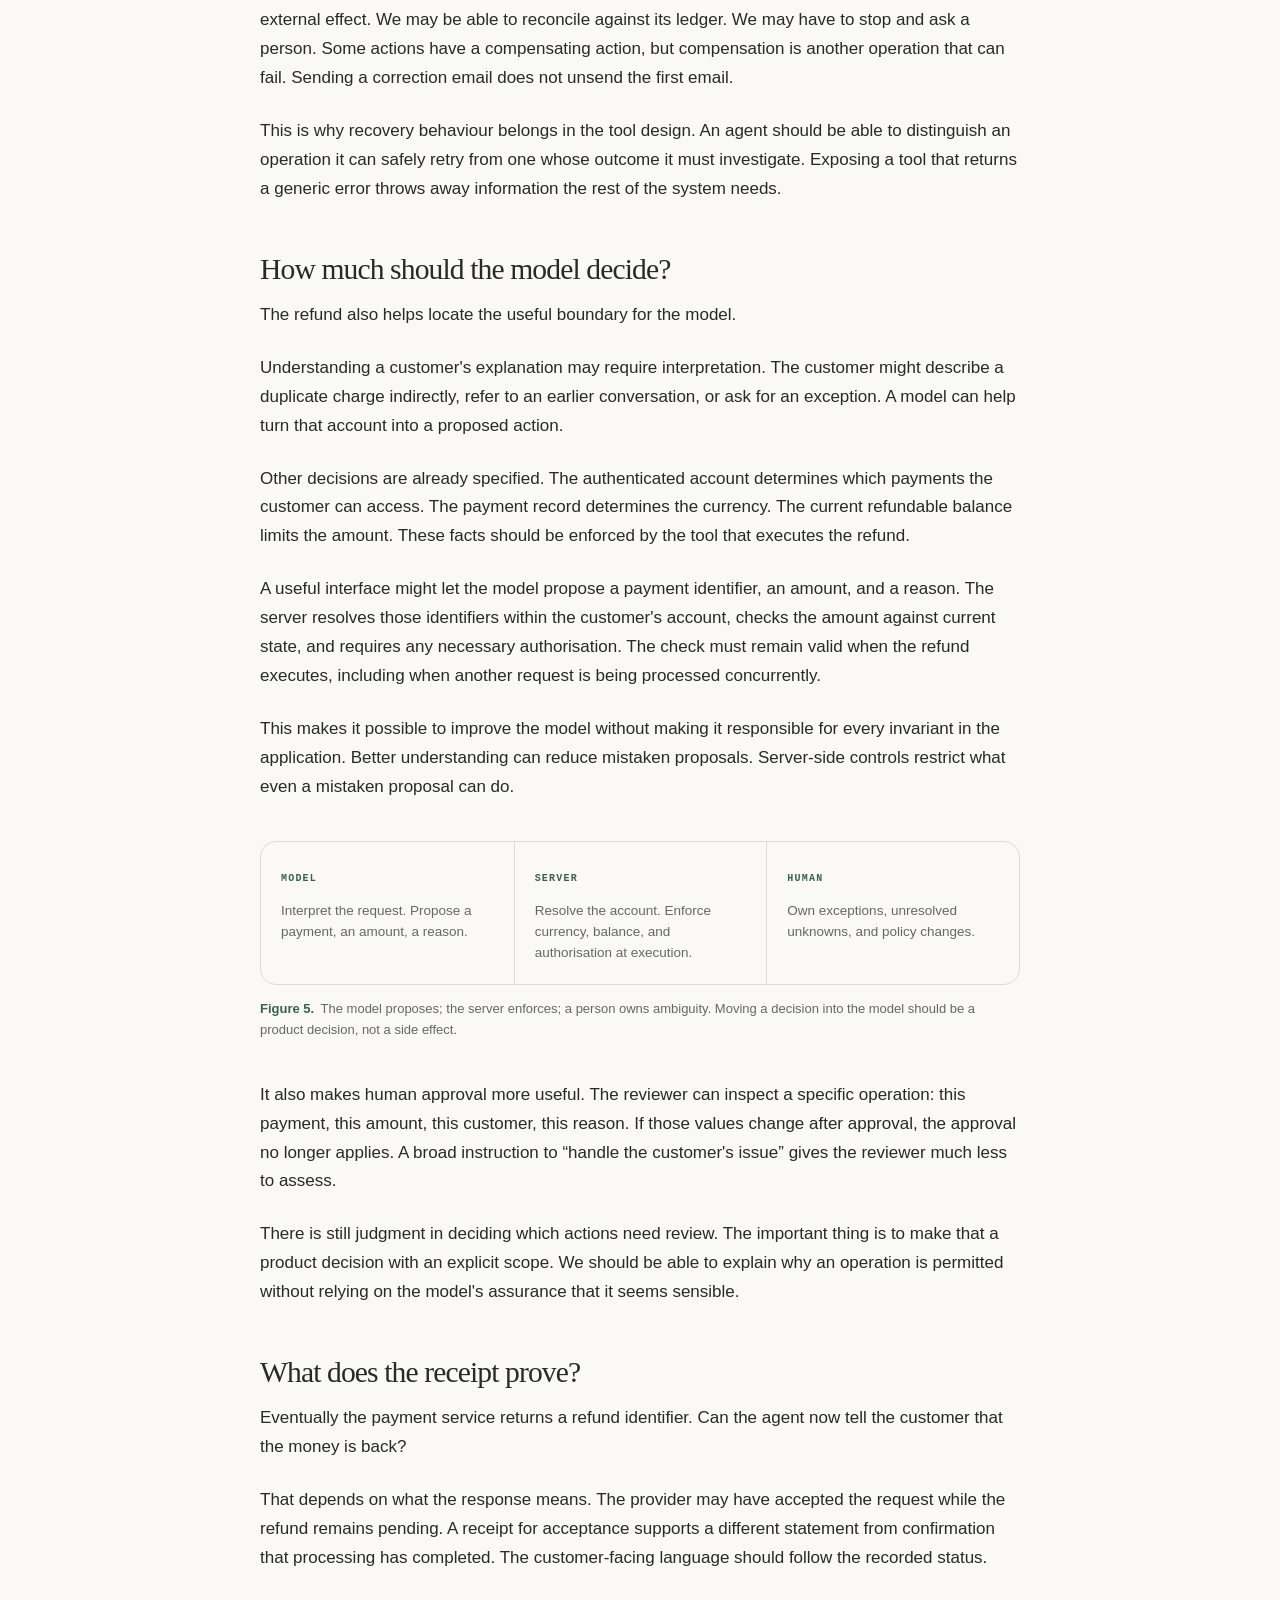
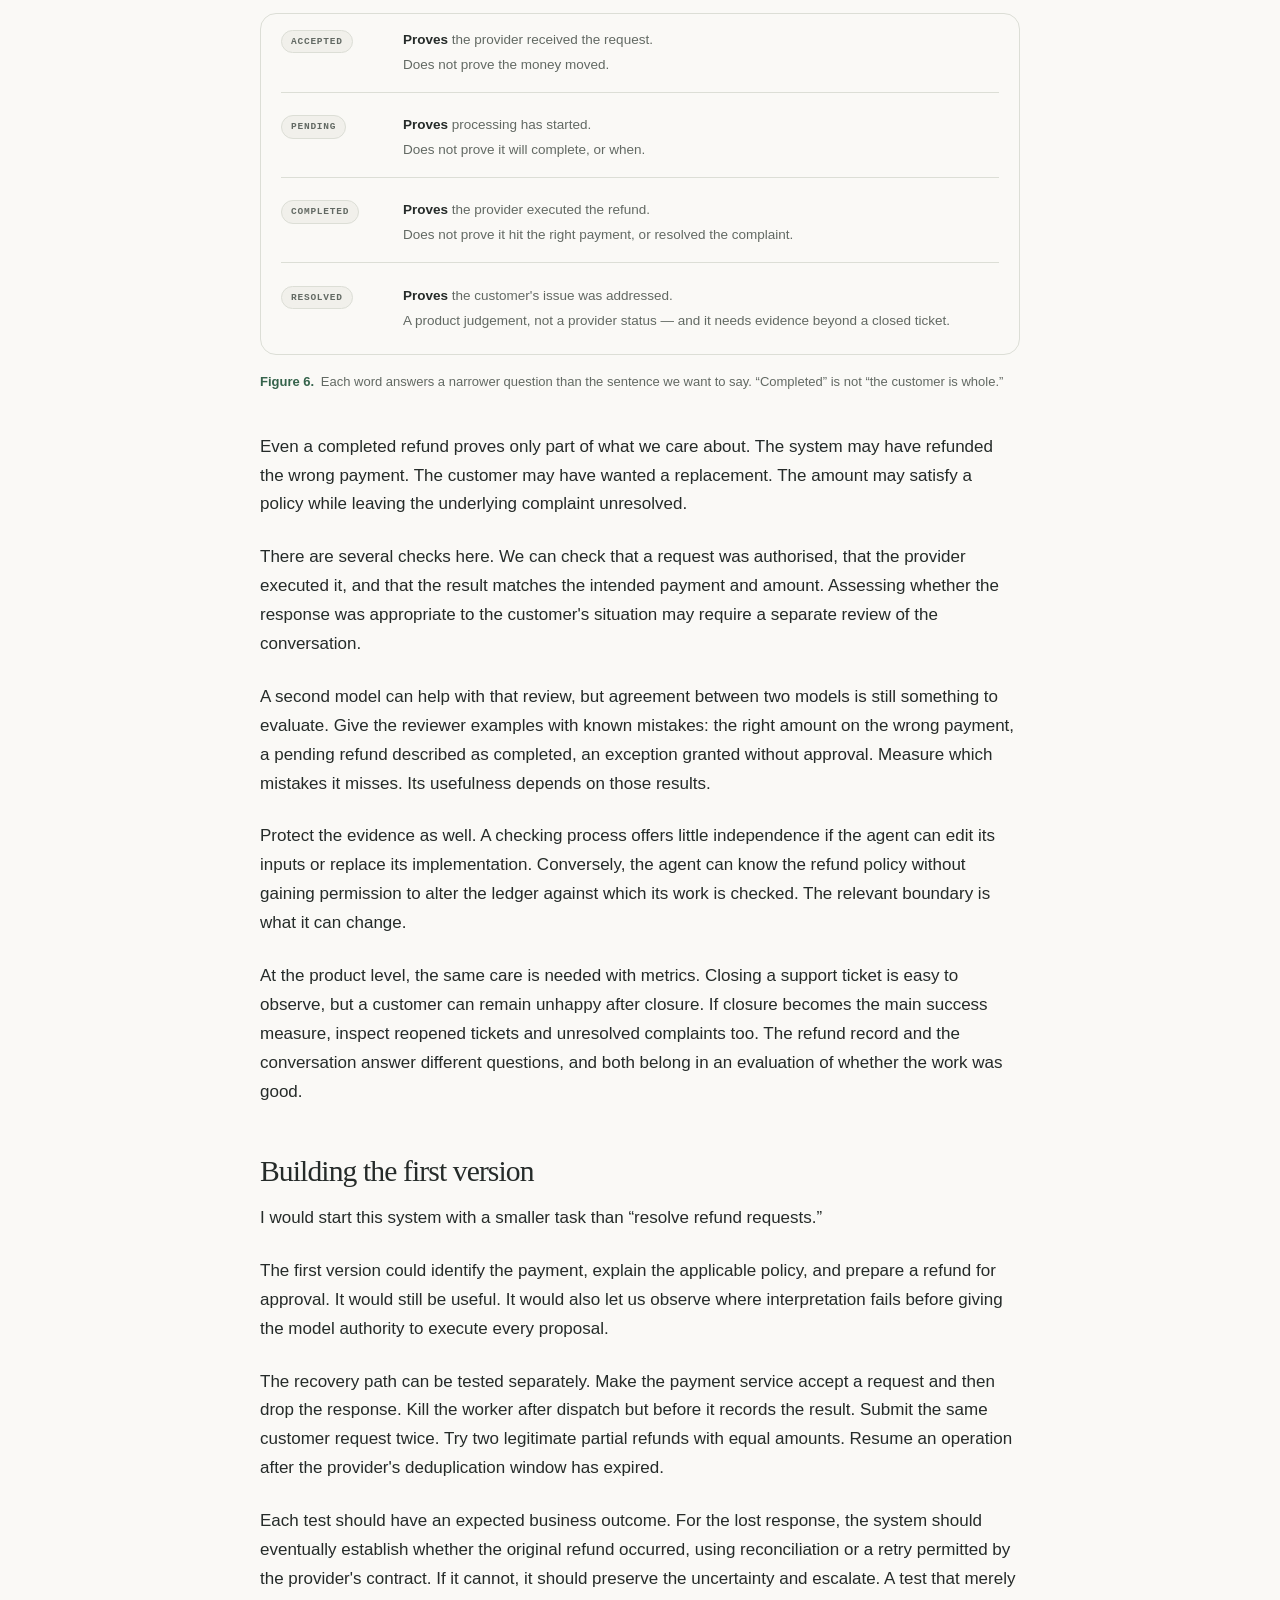
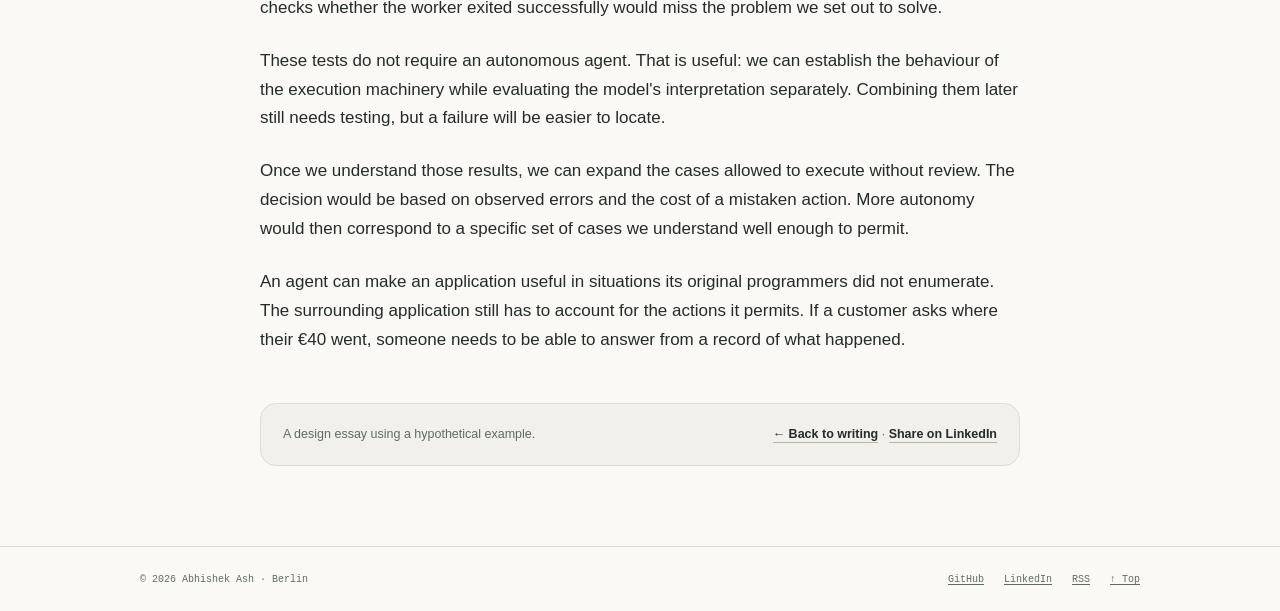
<file: blog/agents-dont-fail-loudly.html>
<!doctype html>
<html lang="en">
<head>
<meta charset="utf-8">
<meta name="viewport" content="width=device-width, initial-scale=1">
<title>Agents Don't Fail Loudly — Abhishek Ash</title>
<meta name="description" content="A hypothetical refund reveals how to design agent recovery, idempotency, authorisation, and verification.">
<link rel="canonical" href="https://abhishekash.github.io/blog/agents-dont-fail-loudly.html">
<link rel="alternate" type="application/rss+xml" title="Abhishek Ash — Writing" href="https://abhishekash.github.io/blog/feed.xml">
<meta name="theme-color" content="#faf9f6" media="(prefers-color-scheme: light)">
<meta name="theme-color" content="#191d1b" media="(prefers-color-scheme: dark)">
<meta property="og:type" content="article">
<meta property="og:title" content="Agents Don't Fail Loudly">
<meta property="og:description" content="Designing for the gap between an action and what the agent knows about it.">
<meta property="og:url" content="https://abhishekash.github.io/blog/agents-dont-fail-loudly.html">
<meta property="og:image" content="https://abhishekash.github.io/blog/og-agents-dont-fail-loudly.png">
<meta property="og:image:width" content="1200">
<meta property="og:image:height" content="630">
<meta property="article:published_time" content="2026-10-30">
<meta property="article:author" content="Abhishek Ash">
<meta name="twitter:card" content="summary_large_image">
<meta name="twitter:title" content="Agents Don't Fail Loudly">
<meta name="twitter:description" content="Designing for the gap between an action and what the agent knows about it.">
<meta name="twitter:image" content="https://abhishekash.github.io/blog/og-agents-dont-fail-loudly.png">
<link rel="icon" href="data:image/svg+xml,%3Csvg xmlns='http://www.w3.org/2000/svg' viewBox='0 0 64 64'%3E%3Crect width='64' height='64' rx='16' fill='%2335634b'/%3E%3Cpath d='M16 44 28 24l8 12 6-8 6 16' fill='none' stroke='white' stroke-width='3.4' stroke-linecap='round' stroke-linejoin='round'/%3E%3C/svg%3E">
<script>
(function () {
  try {
    var t = localStorage.getItem("theme");
    if (t === "light" || t === "dark") document.documentElement.dataset.theme = t;
  } catch (e) {}
})();
</script>
<link rel="stylesheet" href="/assets/article.css">
<link rel="stylesheet" href="/assets/site.css">
</head>
<body id="top">
<div class="progress" aria-hidden="true"><span></span></div>
<a class="skip-link" href="#main">Skip to content</a>
<header class="site-header">
  <div class="shell header-inner">
    <a class="wordmark" href="/" aria-label="Abhishek Ash — home"><span aria-hidden="true">a.</span>Abhishek Ash</a>
    <nav class="primary-nav" aria-label="Primary">
      <a href="/blog/" aria-current="page">Writing</a><a href="/#projects">Open source</a><a href="/#work">Work</a><a href="/#about">About</a>
    </nav>
    <button class="theme-toggle" type="button" aria-label="Switch to dark theme" aria-pressed="false">
      <svg viewBox="0 0 24 24" fill="none" stroke="currentColor" stroke-width="1.5" aria-hidden="true"><circle cx="12" cy="12" r="8"/><path d="M12 4a8 8 0 0 1 0 16Z" fill="currentColor" stroke="none"/></svg>
    </button>
  </div>
</header>
<main id="main" class="article-shell">
  <article class="article">
<p class="kicker">Software design · AI agents</p>
<h1>Agents Don&#x27;t Fail Loudly</h1>
<p class="subtitle">Designing for the gap between an action and what the agent knows about it</p>
<p class="meta"><span>October 2026</span><span>9 min read</span><span>1,849 words</span></p>

<nav class="toc" aria-label="Contents">
  <p class="toc__label">Contents</p>
  <ol>
    <li><a href="#the-missing-state">The missing state</a></li>
    <li><a href="#what-counts-as-the-same-operation">What counts as the same operation?</a></li>
    <li><a href="#how-much-should-the-model-decide">How much should the model decide?</a></li>
    <li><a href="#what-does-the-receipt-prove">What does the receipt prove?</a></li>
    <li><a href="#building-the-first-version">Building the first version</a></li>
  </ol>
</nav>
<p class="lede">Suppose a customer asks for a €40 refund. An agent finds the payment, checks the policy, and calls the refund API. The request times out.</p>
<p>There are now two possible worlds. In one, the payment service never received the request. In the other, it issued the refund and the response was lost. The agent has the same evidence in both worlds.</p>
<p>If it retries carelessly, it may refund twice. If it gives up, it may leave the customer waiting for money that was never sent. If it says the refund succeeded, it may be inventing a financial event. A fluent explanation is available in every case.</p>

<figure class="fig fig--phone">
  <div class="phone" role="group" aria-label="Example support conversation">
    <div class="phone__screen">
      <div class="phone__bar"><span>09:41</span><span>support</span><span>•••</span></div>
      <div class="phone__chat">
        <p class="bubble bubble--them">Hi — I think I was charged twice for order #4821. Can you refund the extra €40?</p>
        <p class="bubble bubble--agent">I've checked the payment and issued a €40 refund. It should arrive in 3–5 working days.</p>
        <p class="bubble bubble--them">Thanks!</p>
      </div>
      <div class="phone__record">
        <span>refund · op_8f21</span>
        <span class="badge">outcome unknown</span>
      </div>
    </div>
  </div>
  <figcaption><span class="fig__num">Figure 1.</span> The customer sees a fluent answer. The operation record still says the outcome is unknown. Both can be true at once.</figcaption>
</figure>
<p>This is a useful place to begin thinking about production agents. The model may have understood the customer perfectly. It may have chosen the right tool with the right arguments. We still need a design for what happens next.</p>
<p>The attraction of an agent is that it can work out how to do something we have described loosely. That flexibility also makes it easy to leave parts of the system undesigned. We give it a goal, some tools, and permission to continue until it believes it has finished. Then we discover that “finished” contains several decisions we never made.</p>
<p>The refund example is hypothetical. It is small enough to examine without appealing to anyone&#x27;s production war stories, and it exposes three questions worth answering for any agent that can change something: what happened, what was allowed to happen, and what evidence would let us tell the difference?</p>

<figure class="fig">
  <div class="fig__scroll" tabindex="0" role="group" aria-label="Diagram: one timeout, two possible worlds. Scroll horizontally on small screens.">
  <svg class="diagram" viewBox="0 0 760 320" role="img" aria-labelledby="fig-worlds-title">
    <title id="fig-worlds-title">One timeout, two possible worlds: the request never arrived, or the refund happened and the response was lost.</title>
    <defs>
      <marker id="aw-worlds" viewBox="0 0 10 10" refX="8" refY="5" markerWidth="6" markerHeight="6" orient="auto-start-reverse">
        <path d="M0 0 L10 5 L0 10 Z" class="arrowhead"/>
      </marker>
    </defs>
    <line x1="330" y1="14" x2="330" y2="306" class="line dash muted"/>
    <text x="338" y="20" class="t-mono t-muted">PROVIDER BOUNDARY</text>

    <rect x="20" y="112" width="160" height="76" rx="6" class="box"/>
    <text x="36" y="136" class="t-strong">Refund €40</text>
    <text x="36" y="154" class="t-mono t-muted">op_8f21</text>
    <text x="36" y="170" class="t-mono t-muted">payment py_42</text>

    <line x1="180" y1="150" x2="274" y2="150" class="line" marker-end="url(#aw-worlds)"/>

    <circle cx="330" cy="150" r="40" class="line dash accent"/>
    <text x="330" y="146" text-anchor="middle" class="t-strong">timeout</text>
    <text x="330" y="163" text-anchor="middle" class="t-mono t-muted">no response</text>

    <path d="M370 150 H410 Q430 150 430 128 V84 H468" class="line" marker-end="url(#aw-worlds)"/>
    <path d="M370 150 H410 Q430 150 430 172 V226 H468" class="line" marker-end="url(#aw-worlds)"/>

    <rect x="470" y="42" width="270" height="84" rx="6" class="box"/>
    <text x="486" y="64" class="t-mono t-muted">WORLD A</text>
    <text x="486" y="84" class="t-strong">Request never arrived</text>
    <text x="486" y="104" class="t-mono t-muted">ledger: unchanged</text>

    <rect x="470" y="208" width="270" height="84" rx="6" class="box box--accent"/>
    <text x="486" y="230" class="t-mono t-accent">WORLD B</text>
    <text x="486" y="250" class="t-strong">Refund issued, response lost</text>
    <text x="486" y="270" class="t-mono t-accent">ledger: −€40</text>

    <text x="316" y="218" text-anchor="end" class="t-mono t-muted">same local evidence</text>
  </svg>
  </div>
  <p class="fig__hint" aria-hidden="true">Scroll to explore →</p>
  <figcaption><span class="fig__num">Figure 2.</span> A timeout is not an outcome. In one world no money moved; in the other it did. The agent's local record looks the same in both.</figcaption>
</figure>
<h2 id="the-missing-state">The missing state</h2>
<p>A first implementation might record each tool call as either successful or failed. A timeout goes into the failed column, where a retry policy picks it up.</p>
<p>That representation has already made a business decision. It has treated the absence of a response as evidence that no money moved.</p>
<p>We need an <em>unknown</em> state. Once a request may have reached the payment service, the workflow must preserve the possibility that the refund exists. Recovery then involves finding out what happened.</p>

<figure class="fig">
  <div class="fig__scroll" tabindex="0" role="group" aria-label="Diagram: operation states from proposed to unknown. Scroll horizontally on small screens.">
  <svg class="diagram" viewBox="0 0 760 380" role="img" aria-labelledby="fig-states-title">
    <title id="fig-states-title">Operation states: proposed, authorised, dispatched, confirmed, unknown, escalated. A timeout moves a dispatched operation into unknown, not failed.</title>
    <defs>
      <marker id="aw-states" viewBox="0 0 10 10" refX="8" refY="5" markerWidth="6" markerHeight="6" orient="auto-start-reverse">
        <path d="M0 0 L10 5 L0 10 Z" class="arrowhead"/>
      </marker>
    </defs>

    <rect x="20" y="44" width="140" height="58" rx="6" class="box"/>
    <text x="36" y="66" class="t-mono t-muted">01</text>
    <text x="36" y="86" class="t-strong">Proposed</text>

    <rect x="210" y="44" width="150" height="58" rx="6" class="box"/>
    <text x="226" y="66" class="t-mono t-muted">02</text>
    <text x="226" y="86" class="t-strong">Authorised</text>

    <rect x="410" y="44" width="140" height="58" rx="6" class="box"/>
    <text x="426" y="66" class="t-mono t-muted">03</text>
    <text x="426" y="86" class="t-strong">Dispatched</text>

    <rect x="600" y="44" width="140" height="58" rx="6" class="box"/>
    <text x="616" y="66" class="t-mono t-muted">04</text>
    <text x="616" y="86" class="t-strong">Confirmed</text>

    <rect x="410" y="230" width="140" height="72" rx="6" class="box box--accent"/>
    <text x="426" y="252" class="t-mono t-accent">05</text>
    <text x="426" y="274" class="t-strong">Unknown</text>
    <text x="426" y="290" class="t-mono t-muted">owner + deadline</text>

    <rect x="600" y="238" width="140" height="58" rx="6" class="box"/>
    <text x="616" y="260" class="t-mono t-muted">06</text>
    <text x="616" y="280" class="t-strong">Escalated</text>

    <line x1="160" y1="73" x2="204" y2="73" class="line" marker-end="url(#aw-states)"/>
    <text x="164" y="34" class="t-mono t-muted">policy + approval</text>

    <line x1="360" y1="73" x2="404" y2="73" class="line" marker-end="url(#aw-states)"/>
    <text x="364" y="34" class="t-mono t-muted">durable intent</text>

    <line x1="550" y1="73" x2="594" y2="73" class="line" marker-end="url(#aw-states)"/>
    <text x="554" y="34" class="t-mono t-muted">response</text>

    <line x1="480" y1="102" x2="480" y2="224" class="line dash accent" marker-end="url(#aw-states)"/>
    <text x="490" y="168" class="t-mono t-accent">timeout / crash</text>

    <line x1="550" y1="266" x2="594" y2="266" class="line" marker-end="url(#aw-states)"/>
    <text x="554" y="256" class="t-mono t-muted">deadline</text>

    <path d="M540 230 C578 194 620 154 658 104" class="line dash" marker-end="url(#aw-states)"/>
    <text x="612" y="192" class="t-mono t-muted">reconcile</text>

    <text x="20" y="344" class="t-mono t-accent">UNKNOWN IS A STATE, NOT AN ERROR.</text>
    <text x="740" y="344" text-anchor="end" class="t-mono t-muted">retry uses the same operation key</text>
  </svg>
  </div>
  <p class="fig__hint" aria-hidden="true">Scroll to explore →</p>
  <figcaption><span class="fig__num">Figure 3.</span> Unknown is a real state with an owner and an exit: reconciliation or escalation. Collapsing it into “failed” throws away the information needed to decide what to do next.</figcaption>
</figure>
<p>This requires a durable record of the operation before dispatch: the request identifier, payment identifier, amount, currency, and authorisation that permitted it. After dispatch, record the response or the fact that the outcome is uncertain. If the process crashes between those records, recovery should conservatively treat the operation as potentially dispatched.</p>
<p>These are separate durable transitions. A transaction in our database cannot generally include the payment service&#x27;s remote action. Holding a database transaction open while making the call would still leave us with a possible refund and a rolled-back local record.</p>
<p>An outbox can help with a particular part of this design. We can commit the authorised refund request and a message requesting its execution in one local transaction. A worker then delivers that message. This closes the gap where the request is recorded but the process dies before arranging delivery. The worker can still deliver twice, so the receiver must handle duplicates appropriately. <a href="https://docs.aws.amazon.com/prescriptive-guidance/latest/cloud-design-patterns/transactional-outbox.html">The transactional outbox pattern</a> solves a local coordination problem; the external effect still needs its own protection.</p>
<p>The unknown state also needs a way to leave it. A background worker might query the provider using a recorded refund identifier or a supported operation reference. Some providers let us safely repeat the original request. Others offer too little information to resolve the ambiguity automatically.</p>
<p>That last case needs an owner. Give unresolved operations a deadline for escalation and preserve the evidence a person will need. An entry in an unknown column is otherwise just a customer problem hidden in a database.</p>
<h2 id="what-counts-as-the-same-operation">What counts as the same operation?</h2>
<p>Idempotency gives us a way to repeat a request while limiting its effect. But it depends on our definition of “repeat.”</p>
<p>Consider two requests to refund €40 against the same payment. They might be retries of one customer request. They might also be two separately authorised partial refunds. The payment identifier and amount cannot distinguish them.</p>

<figure class="fig">
  <div class="compare">
    <div class="compare__col">
      <p class="compare__label">Same operation key</p>
      <div class="compare__keys">
        <span class="key">op_8f21</span>
        <span class="compare__arrow" aria-hidden="true">→</span>
        <span class="key">op_8f21</span>
      </div>
      <p class="compare__result">one refund</p>
      <p class="compare__note">The retry is the same instruction.</p>
    </div>
    <div class="compare__col compare__col--bad">
      <p class="compare__label">Fresh key on retry</p>
      <div class="compare__keys">
        <span class="key">op_8f21</span>
        <span class="compare__arrow" aria-hidden="true">→</span>
        <span class="key key--new">op_9c02</span>
      </div>
      <p class="compare__result">two refunds</p>
      <p class="compare__note">The retry becomes a new instruction.</p>
    </div>
  </div>
  <figcaption><span class="fig__num">Figure 4.</span> The key belongs to the business operation, not to the attempt. If a retry can mint a new key, the model can turn one refund into two.</figcaption>
</figure>
<p>The identifier therefore belongs to the business operation. When the application accepts a new refund request, it creates an operation identifier and persists it. Every attempt to execute that request uses the same key. A second authorised refund receives a different one. The application also has to recognise duplicate submissions of the original request; creating a fresh operation whenever the customer clicks again would move the duplication problem upstream.</p>
<p>The model should not invent a new key when it decides to try again. Generating fresh identifiers would allow each retry to look like a new instruction to move money.</p>
<p>The provider&#x27;s contract matters here. For example, <a href="https://docs.stripe.com/api/idempotent_requests">Stripe documents</a> that API v1 requests using the same key return the stored result after execution begins, including stored errors. It also documents parameter checks and key retention limits. A retry policy has to respect those details. A key that has been forgotten by the receiver offers no protection against a much later replay.</p>
<p>Where the provider cannot deduplicate requests, our local records alone cannot guarantee a single external effect. We may be able to reconcile against its ledger. We may have to stop and ask a person. Some actions have a compensating action, but compensation is another operation that can fail. Sending a correction email does not unsend the first email.</p>
<p>This is why recovery behaviour belongs in the tool design. An agent should be able to distinguish an operation it can safely retry from one whose outcome it must investigate. Exposing a tool that returns a generic error throws away information the rest of the system needs.</p>
<h2 id="how-much-should-the-model-decide">How much should the model decide?</h2>
<p>The refund also helps locate the useful boundary for the model.</p>
<p>Understanding a customer&#x27;s explanation may require interpretation. The customer might describe a duplicate charge indirectly, refer to an earlier conversation, or ask for an exception. A model can help turn that account into a proposed action.</p>
<p>Other decisions are already specified. The authenticated account determines which payments the customer can access. The payment record determines the currency. The current refundable balance limits the amount. These facts should be enforced by the tool that executes the refund.</p>
<p>A useful interface might let the model propose a payment identifier, an amount, and a reason. The server resolves those identifiers within the customer&#x27;s account, checks the amount against current state, and requires any necessary authorisation. The check must remain valid when the refund executes, including when another request is being processed concurrently.</p>
<p>This makes it possible to improve the model without making it responsible for every invariant in the application. Better understanding can reduce mistaken proposals. Server-side controls restrict what even a mistaken proposal can do.</p>

<figure class="fig">
  <div class="roles">
    <div class="role">
      <span class="role__label">Model</span>
      <p>Interpret the request. Propose a payment, an amount, a reason.</p>
    </div>
    <div class="role">
      <span class="role__label">Server</span>
      <p>Resolve the account. Enforce currency, balance, and authorisation at execution.</p>
    </div>
    <div class="role">
      <span class="role__label">Human</span>
      <p>Own exceptions, unresolved unknowns, and policy changes.</p>
    </div>
  </div>
  <figcaption><span class="fig__num">Figure 5.</span> The model proposes; the server enforces; a person owns ambiguity. Moving a decision into the model should be a product decision, not a side effect.</figcaption>
</figure>
<p>It also makes human approval more useful. The reviewer can inspect a specific operation: this payment, this amount, this customer, this reason. If those values change after approval, the approval no longer applies. A broad instruction to “handle the customer&#x27;s issue” gives the reviewer much less to assess.</p>
<p>There is still judgment in deciding which actions need review. The important thing is to make that a product decision with an explicit scope. We should be able to explain why an operation is permitted without relying on the model&#x27;s assurance that it seems sensible.</p>
<h2 id="what-does-the-receipt-prove">What does the receipt prove?</h2>
<p>Eventually the payment service returns a refund identifier. Can the agent now tell the customer that the money is back?</p>
<p>That depends on what the response means. The provider may have accepted the request while the refund remains pending. A receipt for acceptance supports a different statement from confirmation that processing has completed. The customer-facing language should follow the recorded status.</p>

<figure class="fig">
  <ol class="ladder">
    <li>
      <span class="ladder__chip">accepted</span>
      <div>
        <p><strong>Proves</strong> the provider received the request.</p>
        <p>Does not prove the money moved.</p>
      </div>
    </li>
    <li>
      <span class="ladder__chip">pending</span>
      <div>
        <p><strong>Proves</strong> processing has started.</p>
        <p>Does not prove it will complete, or when.</p>
      </div>
    </li>
    <li>
      <span class="ladder__chip">completed</span>
      <div>
        <p><strong>Proves</strong> the provider executed the refund.</p>
        <p>Does not prove it hit the right payment, or resolved the complaint.</p>
      </div>
    </li>
    <li>
      <span class="ladder__chip">resolved</span>
      <div>
        <p><strong>Proves</strong> the customer's issue was addressed.</p>
        <p>A product judgement, not a provider status — and it needs evidence beyond a closed ticket.</p>
      </div>
    </li>
  </ol>
  <figcaption><span class="fig__num">Figure 6.</span> Each word answers a narrower question than the sentence we want to say. “Completed” is not “the customer is whole.”</figcaption>
</figure>
<p>Even a completed refund proves only part of what we care about. The system may have refunded the wrong payment. The customer may have wanted a replacement. The amount may satisfy a policy while leaving the underlying complaint unresolved.</p>
<p>There are several checks here. We can check that a request was authorised, that the provider executed it, and that the result matches the intended payment and amount. Assessing whether the response was appropriate to the customer&#x27;s situation may require a separate review of the conversation.</p>
<p>A second model can help with that review, but agreement between two models is still something to evaluate. Give the reviewer examples with known mistakes: the right amount on the wrong payment, a pending refund described as completed, an exception granted without approval. Measure which mistakes it misses. Its usefulness depends on those results.</p>
<p>Protect the evidence as well. A checking process offers little independence if the agent can edit its inputs or replace its implementation. Conversely, the agent can know the refund policy without gaining permission to alter the ledger against which its work is checked. The relevant boundary is what it can change.</p>
<p>At the product level, the same care is needed with metrics. Closing a support ticket is easy to observe, but a customer can remain unhappy after closure. If closure becomes the main success measure, inspect reopened tickets and unresolved complaints too. The refund record and the conversation answer different questions, and both belong in an evaluation of whether the work was good.</p>
<h2 id="building-the-first-version">Building the first version</h2>
<p>I would start this system with a smaller task than “resolve refund requests.”</p>
<p>The first version could identify the payment, explain the applicable policy, and prepare a refund for approval. It would still be useful. It would also let us observe where interpretation fails before giving the model authority to execute every proposal.</p>
<p>The recovery path can be tested separately. Make the payment service accept a request and then drop the response. Kill the worker after dispatch but before it records the result. Submit the same customer request twice. Try two legitimate partial refunds with equal amounts. Resume an operation after the provider&#x27;s deduplication window has expired.</p>
<p>Each test should have an expected business outcome. For the lost response, the system should eventually establish whether the original refund occurred, using reconciliation or a retry permitted by the provider&#x27;s contract. If it cannot, it should preserve the uncertainty and escalate. A test that merely checks whether the worker exited successfully would miss the problem we set out to solve.</p>
<p>These tests do not require an autonomous agent. That is useful: we can establish the behaviour of the execution machinery while evaluating the model&#x27;s interpretation separately. Combining them later still needs testing, but a failure will be easier to locate.</p>
<p>Once we understand those results, we can expand the cases allowed to execute without review. The decision would be based on observed errors and the cost of a mistaken action. More autonomy would then correspond to a specific set of cases we understand well enough to permit.</p>
<p>An agent can make an application useful in situations its original programmers did not enumerate. The surrounding application still has to account for the actions it permits. If a customer asks where their €40 went, someone needs to be able to answer from a record of what happened.</p>

    <div class="colophon">
      <span>A design essay using a hypothetical example.</span>
      <span><a href="/blog/">← Back to writing</a> · <a href="https://www.linkedin.com/sharing/share-offsite/?url=https%3A%2F%2Fabhishekash.github.io%2Fblog%2Fagents-dont-fail-loudly.html">Share on LinkedIn</a></span>
    </div>
  </article>
</main>
<footer class="site-footer"><div class="shell footer-inner">
  <span>© 2026 Abhishek Ash · Berlin</span>
  <nav class="footer-links" aria-label="Elsewhere"><a href="https://github.com/abhishekash">GitHub</a><a href="https://www.linkedin.com/in/abhishekash/">LinkedIn</a><a href="/blog/feed.xml">RSS</a><a href="#top">↑ Top</a></nav>
</div></footer>
<script src="/assets/site.js" defer></script>
</body>
</html>
</file>
<file: assets/site.css>
:root {
  color-scheme: light;
  --bg: #faf9f6; --bg-2: #f1f0eb; --bg-3: #eae8e1;
  --ink: #252b29; --muted: #626963; --line: #dcded6; --line-soft: #e9e9e1; --line-strong: #b2b8ac;
  --accent: #35634b; --accent-soft: #e8eee5;
  --coral: #35634b; --coral-dark: #274b38; --coral-soft: #e8eee5; --purple: #35634b;
  --serif: Iowan Old Style, Palatino Linotype, Book Antiqua, Georgia, serif;
  --sans: -apple-system, BlinkMacSystemFont, "Segoe UI", Roboto, Helvetica, Arial, sans-serif;
  --mono: ui-monospace, SFMono-Regular, Menlo, Consolas, monospace;
  --pill: 999px;
}
:root[data-theme="dark"] {
  color-scheme: dark;
  --bg: #191d1b; --bg-2: #222823; --bg-3: #2b332c;
  --ink: #edece4; --muted: #afb8ac; --line: #394139; --line-soft: #2d352e; --line-strong: #677461;
  --accent: #a3c49e; --accent-soft: #28372a;
  --coral: #a3c49e; --coral-dark: #c2ddbc; --coral-soft: #28372a; --purple: #a3c49e;
}
@media (prefers-color-scheme: dark) {
  :root:not([data-theme="light"]) {
    color-scheme: dark;
    --bg: #191d1b; --bg-2: #222823; --bg-3: #2b332c;
    --ink: #edece4; --muted: #afb8ac; --line: #394139; --line-soft: #2d352e; --line-strong: #677461;
    --accent: #a3c49e; --accent-soft: #28372a;
    --coral: #a3c49e; --coral-dark: #c2ddbc; --coral-soft: #28372a; --purple: #a3c49e;
  }
}
*, *::before, *::after { box-sizing: border-box; }
html { scroll-behavior: smooth; scroll-padding-top: 100px; -webkit-text-size-adjust: 100%; }
body { margin: 0; background: var(--bg); color: var(--ink); font: 16px/1.7 var(--sans); -webkit-font-smoothing: antialiased; }
h1, h2, h3, p, ul, figure, blockquote, dl, dd { margin: 0; }
a { color: var(--accent); text-underline-offset: .22em; text-decoration-thickness: 1px; }
a:hover { text-decoration-thickness: 2px; }
img, svg { max-width: 100%; }
svg { display: block; }
img { display: block; height: auto; }
button, a { -webkit-tap-highlight-color: transparent; }
button { font: inherit; }
::selection { background: var(--accent); color: var(--bg); }
:focus-visible { outline: 2px solid var(--accent); outline-offset: 5px; }
.shell { width: min(1000px, calc(100% - 80px)); margin-inline: auto; }
.skip-link { position: absolute; left: 20px; top: -80px; z-index: 100; background: var(--ink); color: var(--bg); padding: 12px 18px; }
.skip-link:focus { top: 10px; }
.site-header { background: var(--bg); border-bottom: 1px solid var(--line); }
.header-inner { min-height: 90px; display: flex; align-items: center; gap: 32px; }
.wordmark { color: var(--ink); text-decoration: none; font-size: 15px; font-weight: 650; letter-spacing: -.02em; white-space: nowrap; }
.wordmark span { color: var(--accent); font-family: var(--serif); font-size: 23px; font-style: italic; margin-right: 8px; }
.primary-nav { display: flex; align-items: center; gap: 26px; margin-left: auto; }
.primary-nav a { padding-block: 10px; color: var(--muted); font-size: 13px; text-decoration: none; }
.primary-nav a:hover, .primary-nav a[aria-current] { color: var(--accent); text-decoration: underline; }
.theme-toggle { flex: none; width: 44px; height: 44px; border: 1px solid var(--line); border-radius: 50%; background: transparent; color: var(--ink); display: grid; place-items: center; cursor: pointer; }
.theme-toggle:hover { background: var(--bg-2); }
.theme-toggle svg { width: 17px; height: 17px; }
.eyebrow, .section-label { font: 500 10px/1.6 var(--mono); text-transform: uppercase; letter-spacing: .13em; color: var(--muted); }
.intro { padding: 76px 0 52px; display: grid; grid-template-columns: minmax(0, 1fr) 172px; gap: 64px; align-items: start; }
.intro h1 { font: 400 clamp(3rem, 6vw, 4.6rem)/1.1 var(--serif); letter-spacing: -.055em; margin: 15px 0 24px; }
.intro .lead { max-width: 30ch; font: 400 clamp(1.35rem, 2.3vw, 1.7rem)/1.5 var(--serif); letter-spacing: -.02em; }
.intro .bio { margin-top: 18px; max-width: 60ch; color: var(--muted); font-size: 15px; }
.portrait { width: 172px; height: 200px; object-fit: cover; border-radius: 3px; filter: saturate(.8); }
.portrait-note { margin-top: 12px; font: 10px/1.7 var(--mono); color: var(--muted); }
.intro-links { display: flex; flex-wrap: wrap; gap: 10px 22px; margin-top: 26px; font-size: 13px; }
.intro-links a { color: var(--ink); }
.current { border-top: 1px solid var(--line); border-bottom: 1px solid var(--line); padding: 28px 0; display: grid; grid-template-columns: 172px minmax(0, 1fr); gap: 34px; }
.current .section-label { color: var(--accent); }
.current h2 { font-size: 16px; font-weight: 600; margin-bottom: 7px; }
.current p { color: var(--muted); font-size: 14px; max-width: 72ch; }
.current .small-link { display: inline-block; margin-top: 12px; font-size: 12px; }
.section { padding: 54px 0; border-bottom: 1px solid var(--line); }
.section-heading { display: flex; justify-content: space-between; align-items: baseline; gap: 24px; margin-bottom: 26px; }
.section-heading h2 { font: 400 29px/1.2 var(--serif); letter-spacing: -.035em; }
.section-heading h2 span { font: 10px/1 var(--mono); color: var(--muted); margin-right: 15px; vertical-align: middle; letter-spacing: 0; }
.section-heading > a { font-size: 12px; white-space: nowrap; }
.section-intro { color: var(--muted); font-size: 14px; max-width: 68ch; margin: -8px 0 28px; }
.featured-essay { display: grid; grid-template-columns: minmax(0, 1.4fr) minmax(0, 1fr); gap: 40px; padding: 28px 30px; background: var(--bg-2); border: 1px solid var(--line-soft); border-radius: 3px; }
.entry-meta { color: var(--muted); font: 10px/1.6 var(--mono); }
.entry-title { margin: 10px 0 12px; font: 400 28px/1.25 var(--serif); letter-spacing: -.03em; }
.entry-title a { color: var(--ink); text-decoration: none; }
.entry-title a:hover { color: var(--accent); text-decoration: underline; }
.entry-summary { color: var(--muted); font-size: 14px; }
.essay-quote { align-self: center; padding: 8px 0 8px 30px; border-left: 1px solid var(--line-strong); color: var(--accent); font: italic 400 clamp(1.5rem, 3vw, 2rem)/1.35 var(--serif); letter-spacing: -.025em; }
.read-link { display: inline-block; margin-top: 18px; font-size: 12px; }
.writing-list { margin-top: 12px; list-style: none; padding: 0; }
.writing-row { display: grid; grid-template-columns: 118px minmax(0, 1fr) 20px; gap: 20px; padding: 21px 0; border-bottom: 1px solid var(--line-soft); text-decoration: none; }
.writing-list li:last-child .writing-row { border-bottom: 0; padding-bottom: 0; }
.writing-row .entry-meta { padding-top: 3px; }
.writing-row h3 { color: var(--ink); font-size: 14px; font-weight: 550; line-height: 1.6; }
.writing-row:hover h3 { color: var(--accent); text-decoration: underline; text-underline-offset: 4px; }
.writing-row p { color: var(--muted); font-size: 12px; margin-top: 3px; }
.external-arrow { font-size: 15px; text-align: right; }
.project-feature { display: grid; grid-template-columns: minmax(0, 1fr) minmax(0, 1.15fr); gap: 34px; align-items: center; }
.project-label { color: var(--accent); font: 10px/1.6 var(--mono); text-transform: uppercase; letter-spacing: .08em; }
.project-feature h3 { font: 400 31px/1.25 var(--serif); margin: 8px 0 12px; letter-spacing: -.04em; }
.project-feature h3 a { color: var(--ink); text-decoration: none; }
.project-feature p { color: var(--muted); font-size: 14px; }
.project-links { display: flex; flex-wrap: wrap; gap: 10px 20px; font-size: 12px; margin-top: 18px; }
.command { display: inline-block; margin-top: 18px; padding: 8px 12px; background: var(--bg-2); border: 1px solid var(--line); border-radius: 3px; font: 12px/1.6 var(--mono); color: var(--ink); }
.command span { color: var(--muted); user-select: none; margin-right: 9px; }
.project-image img { width: 100%; border: 1px solid var(--line-strong); border-radius: 4px; }
.project-image figcaption { margin-top: 8px; font: 9px/1.6 var(--mono); color: var(--muted); }
.project-row { display: grid; grid-template-columns: 172px minmax(0, 1fr); gap: 34px; border-top: 1px solid var(--line-soft); margin-top: 27px; padding-top: 25px; }
.project-row h3 { font-size: 15px; font-weight: 600; }
.project-row h3 a { color: var(--ink); }
.project-row .project-label { display: block; margin-top: 5px; font-size: 9px; }
.project-row p { font-size: 13px; color: var(--muted); }
.project-row .project-links { margin-top: 10px; }
.proof { border-left: 2px solid var(--accent); padding: 0 0 0 22px; margin-top: 34px; }
.proof h3 { font: 400 19px/1.4 var(--serif); margin-bottom: 6px; }
.proof p { font-size: 12px; color: var(--muted); max-width: 84ch; }
.proof a { font-size: 12px; display: inline-block; margin-top: 8px; }
.about-copy { display: grid; grid-template-columns: minmax(0, 1fr) minmax(0, 1fr); gap: 34px; }
.about-copy p { color: var(--muted); font-size: 14px; }
.sketches { margin-top: 26px; display: grid; grid-template-columns: 1fr 1fr; gap: 28px; }
.sketches figure { border-bottom: 1px solid var(--line-soft); padding-bottom: 12px; }
.sketches svg { display: block; width: 100%; height: auto; background: var(--bg-2); color: var(--muted); border-radius: 3px; }
.sketches figcaption { font: 9px/1.6 var(--mono); color: var(--muted); margin-top: 9px; }
.contact { display: flex; align-items: center; justify-content: space-between; gap: 32px; padding: 36px 0; }
.contact h2 { font: 400 25px/1.3 var(--serif); letter-spacing: -.03em; }
.contact p { font-size: 13px; margin-top: 6px; color: var(--muted); max-width: 60ch; }
.button-link { display: inline-flex; align-items: center; justify-content: center; padding: 10px 18px; font-size: 12px; border: 1px solid var(--line-strong); color: var(--ink); text-decoration: none; white-space: nowrap; border-radius: 3px; }
.button-link:hover { border-color: var(--accent); background: var(--accent-soft); }
.site-footer { border-top: 1px solid var(--line); }
.footer-inner { display: flex; flex-wrap: wrap; justify-content: space-between; align-items: center; gap: 15px; padding-block: 24px; font: 10px/1.7 var(--mono); color: var(--muted); }
.footer-links { display: flex; gap: 20px; }
.footer-links a { color: var(--muted); }
.page-intro { padding: 64px 0 40px; }
.page-intro h1 { font: 400 clamp(2.6rem, 5vw, 3.8rem)/1.15 var(--serif); letter-spacing: -.045em; margin: 13px 0 18px; }
.page-intro p:not(.eyebrow) { color: var(--muted); font-size: 15px; max-width: 62ch; }
.blog-section { padding-top: 8px; }
.article-shell { padding-top: 60px; }
.article h1 { font-family: var(--serif); font-weight: 400; font-size: clamp(2.3rem, 5vw, 3.8rem); line-height: 1.15; }
.article h2 { font-family: var(--serif); font-weight: 400; }
.article .kicker::before { display: none; }
.article { font-size: 17px; }
.article .anchor:focus-visible { opacity: 1; }
.phone .badge { color: #35634b; border-color: #35634b; }
.article .compare__col--bad { background: color-mix(in srgb, #b44238 10%, var(--bg)); }
.article .compare__col--bad .compare__result { color: #a3372d; color: light-dark(#a3372d, #f49b8f); }
.progress span { background: var(--accent); }
.not-found { min-height: 65vh; display: grid; align-content: center; padding-block: 70px; }
.not-found h1 { font: 400 clamp(2.5rem, 6vw, 4rem)/1.2 var(--serif); margin: 14px 0 20px; }
.not-found p { color: var(--muted); max-width: 50ch; }
.not-found .intro-links { margin-top: 24px; }
@media (max-width: 760px) {
  .shell { width: calc(100% - 40px); }
  .header-inner { min-height: 100px; flex-wrap: wrap; column-gap: 16px; row-gap: 0; padding: 14px 0 10px; }
  .theme-toggle { margin-left: auto; }
  .primary-nav { order: 3; width: 100%; margin: 0; gap: 0; justify-content: space-between; }
  .primary-nav a { font-size: 12px; padding: 7px 0; }
  .intro { padding: 42px 0 32px; gap: 20px; grid-template-columns: minmax(0, 1fr) 94px; }
  .intro h1 { font-size: clamp(2rem, 6.4vw, 3rem); margin: 12px 0 0; }
  .intro .lead { font-size: 1.5rem; max-width: none; }
  .intro .intro-copy { display: contents; }
  .intro .intro-heading { grid-column: 1; align-self: center; }
  .intro .portrait-block { grid-column: 2; grid-row: 1; }
  .intro .intro-text { grid-column: 1 / -1; }
  .portrait { width: 94px; height: 110px; }
  .portrait-note { display: none; }
  .intro .eyebrow { font-size: 9px; max-width: 25ch; }
  .intro .bio { font-size: 14px; }
  .current, .project-row { grid-template-columns: 1fr; gap: 10px; }
  .current { padding: 23px 0; }
  .section { padding: 36px 0; }
  .section-heading { gap: 12px; margin-bottom: 23px; }
  .section-heading h2 { font-size: 25px; }
  .section-heading h2 span { margin-right: 9px; font-size: 9px; }
  .section-heading > a { font-size: 11px; }
  .featured-essay { padding: 23px; grid-template-columns: 1fr; gap: 25px; }
  .entry-title { font-size: 26px; }
  .essay-quote { padding: 0 0 0 18px; font-size: 1.5rem; }
  .writing-row { grid-template-columns: minmax(0, 1fr) 18px; gap: 7px 12px; padding: 18px 0; }
  .writing-row .entry-meta { grid-column: 1 / -1; }
  .project-feature { grid-template-columns: 1fr; gap: 26px; }
  .project-row { margin-top: 23px; padding-top: 22px; }
  .project-row .project-label { margin-top: 3px; }
  .about-copy { grid-template-columns: 1fr; gap: 15px; }
  .sketches { gap: 16px; }
  .contact { align-items: flex-start; flex-direction: column; gap: 20px; padding: 30px 0; }
  .page-intro { padding: 38px 0 30px; }
  .article-shell { padding-top: 36px; }
}
@media (max-width: 360px) {
  .shell { width: calc(100% - 32px); }
  .intro { grid-template-columns: minmax(0, 1fr) 74px; gap: 16px; }
  .portrait { width: 74px; height: 92px; }
  .intro h1 { font-size: 2rem; }
  .section-heading h2 { font-size: 23px; }
  .featured-essay { padding: 19px; }
}
@media (prefers-reduced-motion: reduce) {
  html { scroll-behavior: auto; }
  *, *::before, *::after { transition: none !important; animation: none !important; }
}
@media print {
  :root[data-theme], :root:not([data-theme]) {
    color-scheme: light;
    --bg: #fff; --bg-2: #f5f5f5; --bg-3: #eee;
    --ink: #000; --muted: #333; --accent: #000; --accent-soft: #eee;
    --line: #ccc; --line-soft: #ddd; --line-strong: #888;
    --coral: #000; --coral-dark: #000; --coral-soft: #eee; --purple: #000;
  }
  body { background: #fff; color: #000; }
  .shell { width: 100%; }
  .site-header, .site-footer, .theme-toggle, .skip-link { display: none; }
  .intro { padding-top: 0; }
  .section, .project-row { break-inside: avoid; }
}
</file>
<file: assets/article.css>
.article-shell { width: min(820px, 100% - 48px); margin: 0 auto; padding: clamp(44px, 7vw, 72px) 0 clamp(56px, 8vw, 80px); }
  .article { max-width: 760px; margin: 0 auto; }
  .kicker { display: inline-flex; align-items: center; gap: 8px; font: 600 10.5px/1 var(--mono); letter-spacing: .14em; text-transform: uppercase; color: var(--purple); margin: 0 0 18px; }
  .kicker::before { content: ""; width: 8px; height: 8px; border-radius: 2px; background: var(--purple); }
  .article h1 { font-size: clamp(2.3rem, 5vw, 3.5rem); font-weight: 700; line-height: 1.04; letter-spacing: -.04em; text-wrap: balance; margin: 0 0 14px; }
  .subtitle { font-size: clamp(1.1rem, 2vw, 1.3rem); line-height: 1.5; color: var(--muted); margin: 0 0 22px; }
  .meta { display: flex; flex-wrap: wrap; gap: 8px; align-items: center; margin-bottom: 26px; }
  .meta span { display: inline-flex; align-items: center; padding: 5px 9px; border-radius: var(--pill); background: var(--bg-2); color: var(--muted); font: 600 10px/1.3 var(--mono); letter-spacing: .04em; text-transform: uppercase; }
  .meta span:first-child { background: var(--coral-soft); color: var(--coral-dark); }

  .toc { margin: 0 0 30px; padding: 18px 20px; background: var(--bg-2); border: 1px solid var(--line); border-radius: 14px; }
  .toc__label { display: flex; align-items: center; gap: 8px; font: 600 10px/1 var(--mono); letter-spacing: .12em; text-transform: uppercase; color: var(--muted); margin-bottom: 10px; }
  .toc__label::before { content: ""; width: 8px; height: 8px; border-radius: 2px; background: var(--purple); }
  .toc ol { list-style: none; display: grid; grid-template-columns: 1fr 1fr; gap: 4px 22px; margin: 0; padding: 0; }
  .toc a { font-size: 13px; line-height: 1.5; color: var(--ink); text-decoration: none; }
  .toc a:hover { color: var(--coral); }

  .article p { margin: 0 0 24px; }
  .lede { font-size: 1.12rem; line-height: 1.7; }
  .article h2 { font-size: clamp(1.5rem, 2.6vw, 1.85rem); font-weight: 700; line-height: 1.2; letter-spacing: -.03em; margin: 48px 0 14px; scroll-margin-top: 96px; }
  .anchor { color: var(--line-strong); text-decoration: none; font-weight: 400; margin-left: .45rem; opacity: 0; }
  .article h2:hover .anchor { opacity: 1; }
  .article a { color: var(--coral); text-decoration-thickness: 1px; text-underline-offset: 3px; }
  .article a:hover { color: var(--coral-dark); text-decoration-thickness: 2px; }
  .article .toc a { color: var(--ink); text-decoration: none; }
  .article .toc a:hover { color: var(--coral); }
  .article strong { font-weight: 700; }
  .article em { font-style: italic; }
  .article code { font-family: var(--mono); font-size: .84em; background: var(--bg-2); padding: .12em .38em; border-radius: 6px; }
  .article ul { margin: 0 0 24px; padding-left: 1.25rem; }
  .article li { margin-bottom: .4rem; }
  .article blockquote { margin: 30px 0; padding: 16px 20px; background: var(--bg-2); border-left: 3px solid var(--coral); border-radius: 0 12px 12px 0; color: var(--muted); }

  .fig { margin: 40px 0; }
  .fig figcaption { margin-top: 14px; color: var(--muted); font-size: 13px; line-height: 1.6; }
  .fig__num { font-weight: 700; color: var(--coral); margin-right: 3px; }
  .diagram { width: 100%; height: auto; color: var(--ink); font-family: var(--sans); background: var(--bg-2); border: 1px solid var(--line); border-radius: 18px; padding: 14px; }
  .diagram text { fill: var(--ink); font-size: 12px; font-family: var(--sans); }
  .diagram .t-mono { font-family: var(--mono); font-size: 9px; letter-spacing: .08em; }
  .diagram .t-muted { fill: var(--muted); }
  .diagram .t-accent { fill: var(--coral); }
  .diagram .t-strong { font-weight: 700; }
  .diagram .box { fill: var(--bg); stroke: var(--line-strong); stroke-width: 1; }
  .diagram .box--accent { stroke: var(--coral); }
  .diagram .line { stroke: var(--ink); stroke-width: 1; fill: none; }
  .diagram .muted { stroke: var(--muted); }
  .diagram .accent { stroke: var(--coral); }
  .diagram .dash { stroke-dasharray: 4 5; }
  .diagram .arrowhead { fill: var(--ink); }
  .fig__scroll { overflow-x: auto; scrollbar-width: thin; border-radius: 18px; }
  .fig__scroll:focus-visible { outline: 2px solid var(--purple); outline-offset: 4px; }
  .fig__hint { display: none; margin-top: 8px; font: 600 9px/1.4 var(--mono); letter-spacing: .1em; text-transform: uppercase; color: var(--coral); }

  .fig--phone { display: flex; flex-direction: column; align-items: center; padding: 28px 20px; background: var(--bg-2); border: 1px solid var(--line); border-radius: 18px; }
  .fig--phone figcaption { width: 100%; max-width: 560px; }
  .phone { width: min(300px, 100%); padding: 9px; border-radius: 34px; background: #1B1B1F; box-shadow: 0 18px 44px rgba(0, 0, 0, .18); }
  .phone__screen { border-radius: 26px; overflow: hidden; background: #fff; }
  .phone__bar { display: flex; justify-content: space-between; padding: 9px 14px 7px; border-bottom: 1px solid #EEE; font: 500 8.5px/1 var(--mono); color: #888; }
  .phone__chat { padding: 12px 12px 16px; display: grid; gap: 8px; }
  .bubble { max-width: 86%; padding: 9px 11px; border-radius: 12px; color: #222; font: 400 12.5px/1.45 var(--sans); }
  .bubble--them { background: #F0F0F0; border-bottom-left-radius: 3px; }
  .bubble--agent { background: #222; color: #fff; margin-left: auto; border-bottom-right-radius: 3px; }
  .phone__record { display: flex; align-items: center; justify-content: space-between; gap: 8px; padding: 10px 14px; border-top: 1px dashed #DDD; font: 500 8.5px/1.3 var(--mono); color: #888; }
  .badge { padding: 3px 5px; border: 1px solid var(--coral); border-radius: 999px; color: var(--coral); font-size: 8px; letter-spacing: .06em; text-transform: uppercase; white-space: nowrap; }

  .compare { display: grid; grid-template-columns: 1fr 1fr; gap: 1px; border: 1px solid var(--line); border-radius: 16px; overflow: hidden; background: var(--line); }
  .compare__col { background: var(--bg); padding: 22px; }
  .compare__col--bad { background: var(--coral-soft); }
  .compare__label { font: 600 10px/1.4 var(--mono); letter-spacing: .12em; text-transform: uppercase; color: var(--muted); }
  .compare__keys { display: flex; flex-wrap: wrap; align-items: center; gap: 8px; margin-top: 14px; }
  .key { font: 600 11px/1 var(--mono); padding: 7px 9px; border: 1px solid var(--line-strong); border-radius: 8px; background: var(--bg); }
  .key--new { border-color: var(--coral); color: var(--coral); }
  .compare__arrow { color: var(--muted); font-size: 12px; }
  .compare__result { margin-top: 16px; font-size: 24px; font-weight: 700; line-height: 1.2; letter-spacing: -.03em; }
  .compare__col--bad .compare__result { color: var(--coral); }
  .compare__note { margin-top: 6px; font-size: 13px; color: var(--muted); }

  .roles { display: grid; grid-template-columns: repeat(3, 1fr); border: 1px solid var(--line); border-radius: 16px; overflow: hidden; background: var(--bg); }
  .role { padding: 20px; }
  .role + .role { border-left: 1px solid var(--line); }
  .role__label { font: 600 10px/1 var(--mono); letter-spacing: .12em; text-transform: uppercase; color: var(--coral); }
  .role p { margin: 10px 0 0; font-size: 13.5px; line-height: 1.55; color: var(--muted); }

  .ladder { list-style: none; border: 1px solid var(--line); border-radius: 16px; padding: 0 20px; background: var(--bg); }
  .ladder li { display: grid; grid-template-columns: 104px minmax(0, 1fr); gap: 18px; padding: 16px 0; border-bottom: 1px solid var(--line); }
  .ladder li:last-child { border-bottom: 0; }
  .ladder__chip { justify-self: start; align-self: start; font: 600 9.5px/1 var(--mono); letter-spacing: .08em; text-transform: uppercase; color: var(--muted); background: var(--bg-2); border: 1px solid var(--line); border-radius: var(--pill); padding: 6px 9px; white-space: nowrap; }
  .ladder p { margin: 0; font-size: 13.5px; line-height: 1.55; color: var(--muted); }
  .ladder p + p { margin-top: 4px; }
  .ladder strong { color: var(--ink); font-weight: 700; }

  .colophon { margin-top: 48px; padding: 20px 22px; background: var(--bg-2); border: 1px solid var(--line); border-radius: 16px; display: flex; flex-wrap: wrap; justify-content: space-between; gap: 10px 24px; font-size: 12.5px; color: var(--muted); }
  .colophon a { color: var(--ink); font-weight: 600; text-decoration: none; border-bottom: 1px solid var(--line-strong); padding-bottom: 1px; }
  .colophon a:hover { color: var(--coral); border-color: var(--coral); }

  @media (max-width: 760px) {
    .article-shell { width: min(820px, 100% - 40px); padding-top: 38px; }
    .toc ol { grid-template-columns: 1fr; }
    .article h1 { font-size: clamp(2.1rem, 8vw, 2.8rem); }
    .article h2 { margin-top: 38px; }
    .fig { margin: 30px 0; }
    .fig__scroll svg { min-width: 680px; }
    .fig__hint { display: block; }
    .compare { grid-template-columns: 1fr; }
    .roles { grid-template-columns: 1fr; }
    .role + .role { border-left: 0; border-top: 1px solid var(--line); }
    .ladder { padding: 0 16px; }
    .ladder li { grid-template-columns: 88px minmax(0, 1fr); gap: 12px; }
    .colophon { flex-direction: column; }
  }
  @media (max-width: 480px) {
    .meta span { font-size: 9px; }
    .bubble { font-size: 12px; }
    .phone__record { font-size: 7.5px; }
    .badge { font-size: 7px; }
  }
  @media (prefers-reduced-motion: reduce) {
    html { scroll-behavior: auto; }
    *, *::before, *::after { transition-duration: .01ms !important; animation-duration: .01ms !important; }
  }
  @media print {
    .site-head, .mobile-nav, .theme, .progress, .toc, .skip, .fig__hint { display: none !important; }
    body { background: #fff; color: #000; font-size: 11pt; }
    .article-shell { width: auto; padding: 0; }
    .article { max-width: none; }
    .article a { color: #000; }
    .fig { break-inside: avoid; }
    h2 { break-after: avoid; }
  }

.progress { position: fixed; inset: 0 0 auto; height: 2px; z-index: 100; }
.progress span { display: block; height: 100%; transform: scaleX(0); transform-origin: left; }
</file>
